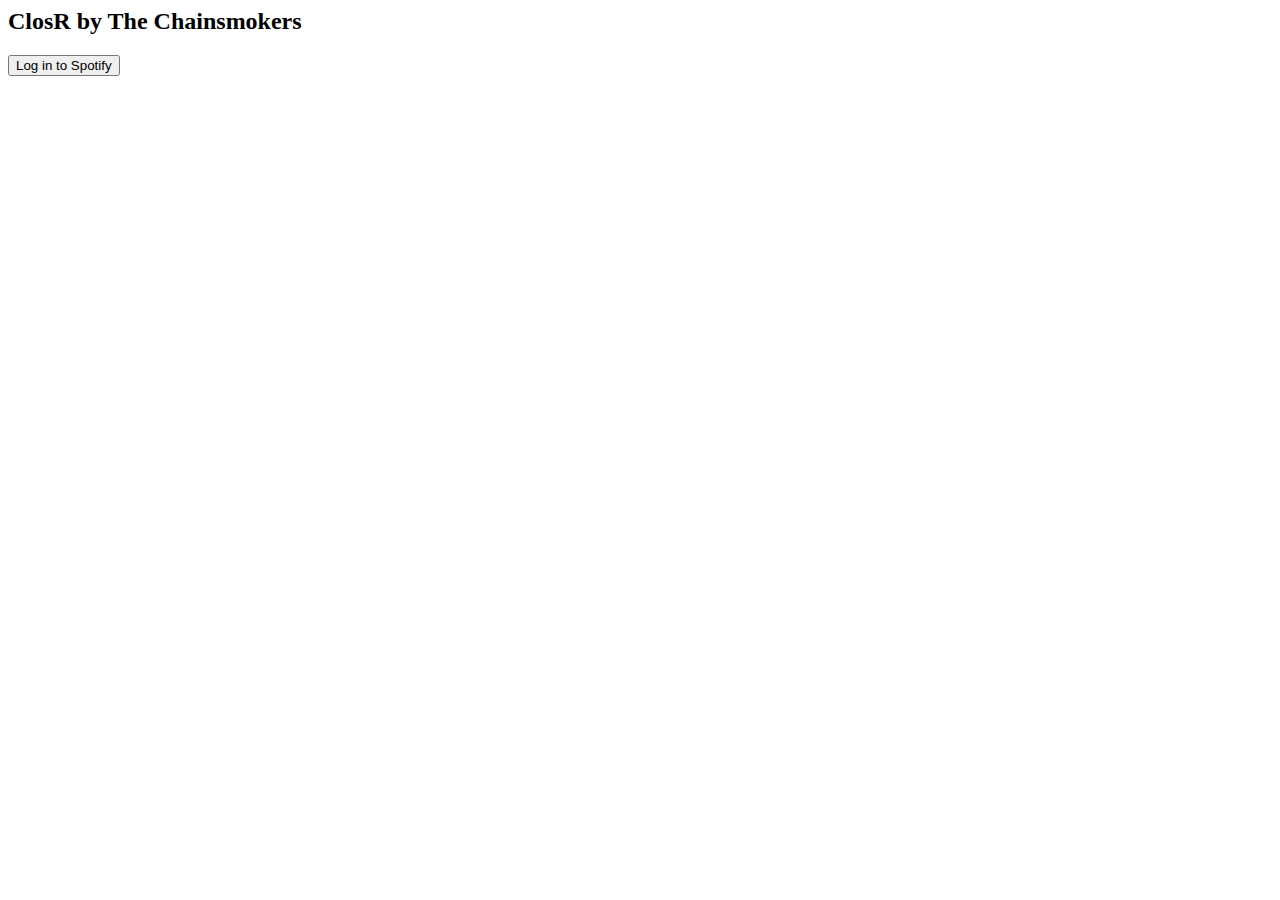
<file: authed.html>
<html>
<head></head>
<body>
    <h2>ClosR by The Chainsmokers</h2>
    <div id="put_stuff_here"></div>
    <div id="delet_this">
        <script>
            var redirect = function(){
                window.location.href = "https://accounts.spotify.com/authorize?client_id=bcf15b8ff0324d63af67f014631da5ef&response_type=code&state=420&redirect_uri=http%3A//localhost%3A8000/authed.html&scope=user-top-read&show_dialog=true";
            };
        </script>
        <button onclick=redirect()>Log in to Spotify</button>
    </div>
    <script>
        query = getQueryParams(document.location.search);
        if(query.code){
            var del = document.getElementById('delet_this');
            del.parentNode.removeChild(del);
            document.getElementById('put_stuff_here').innerHTML = '<b>Loading</b>';

        }
    </script>
</body>
</html>
</file>
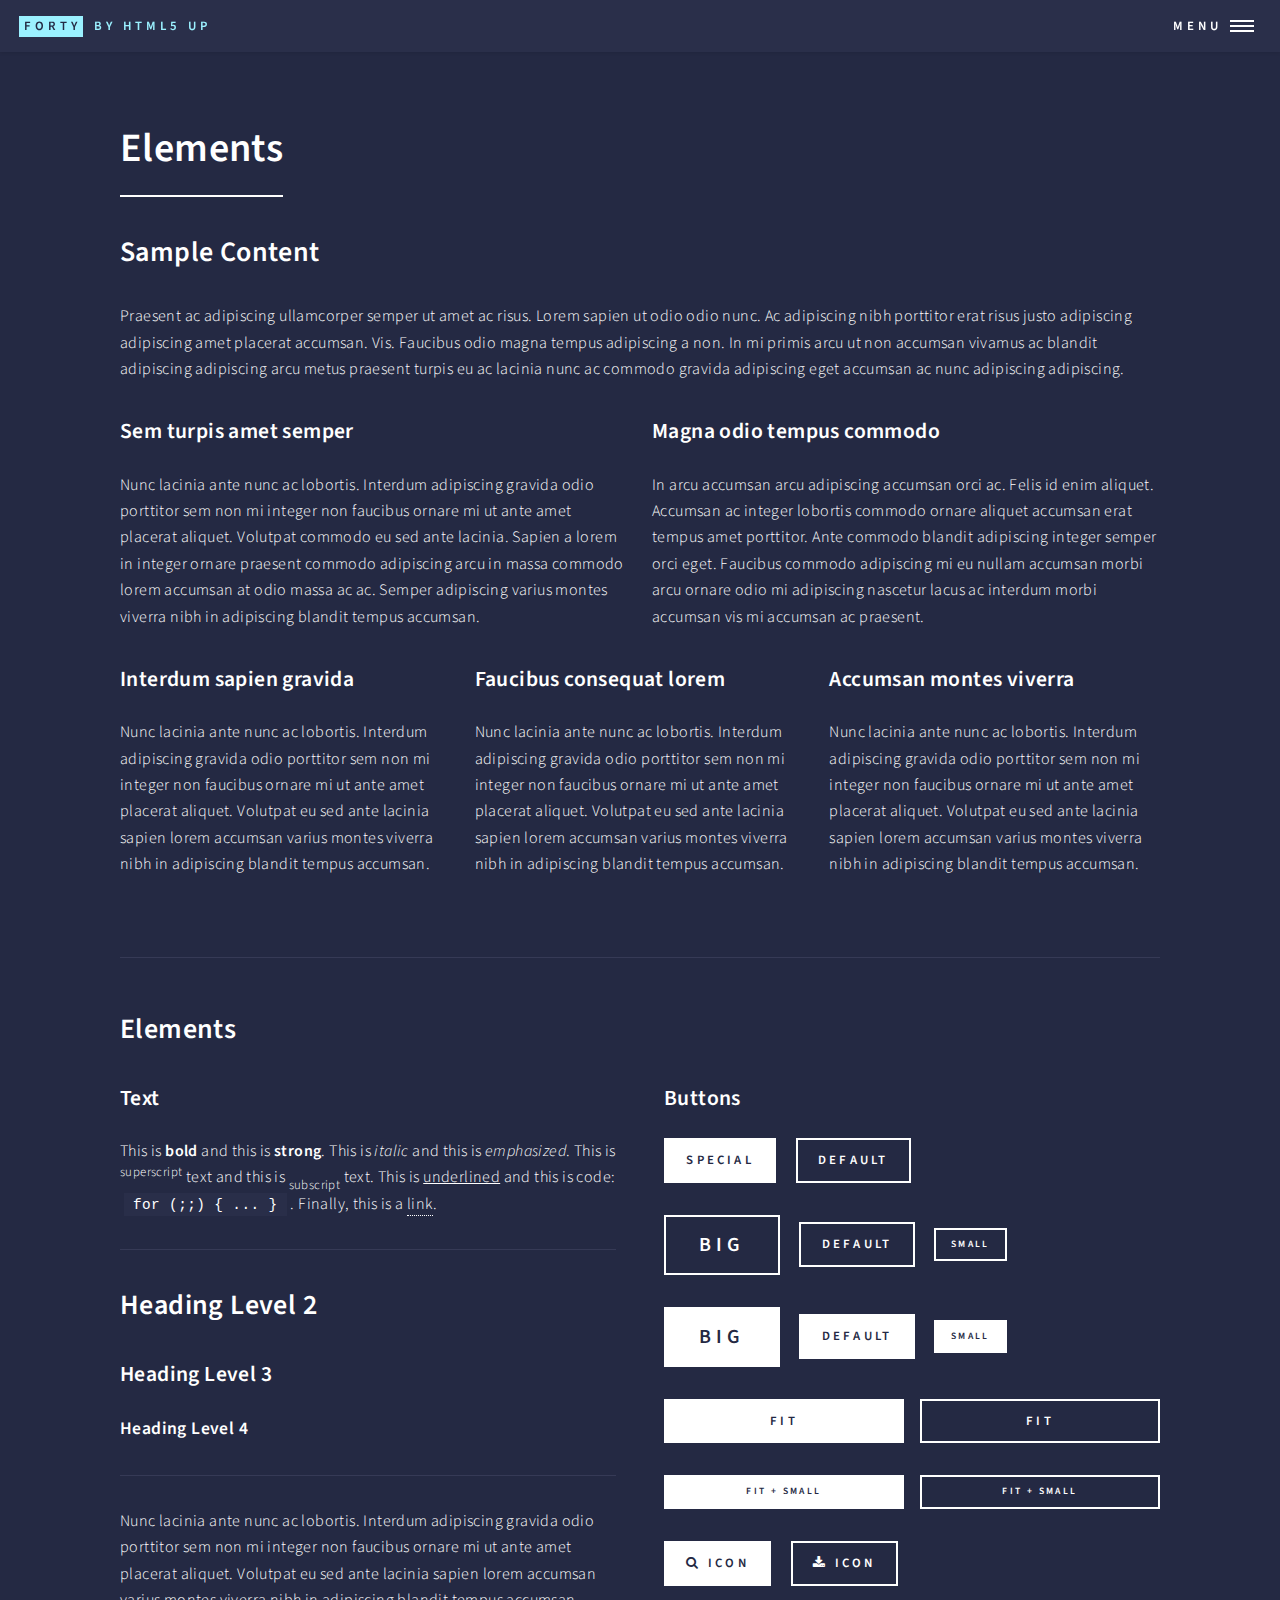
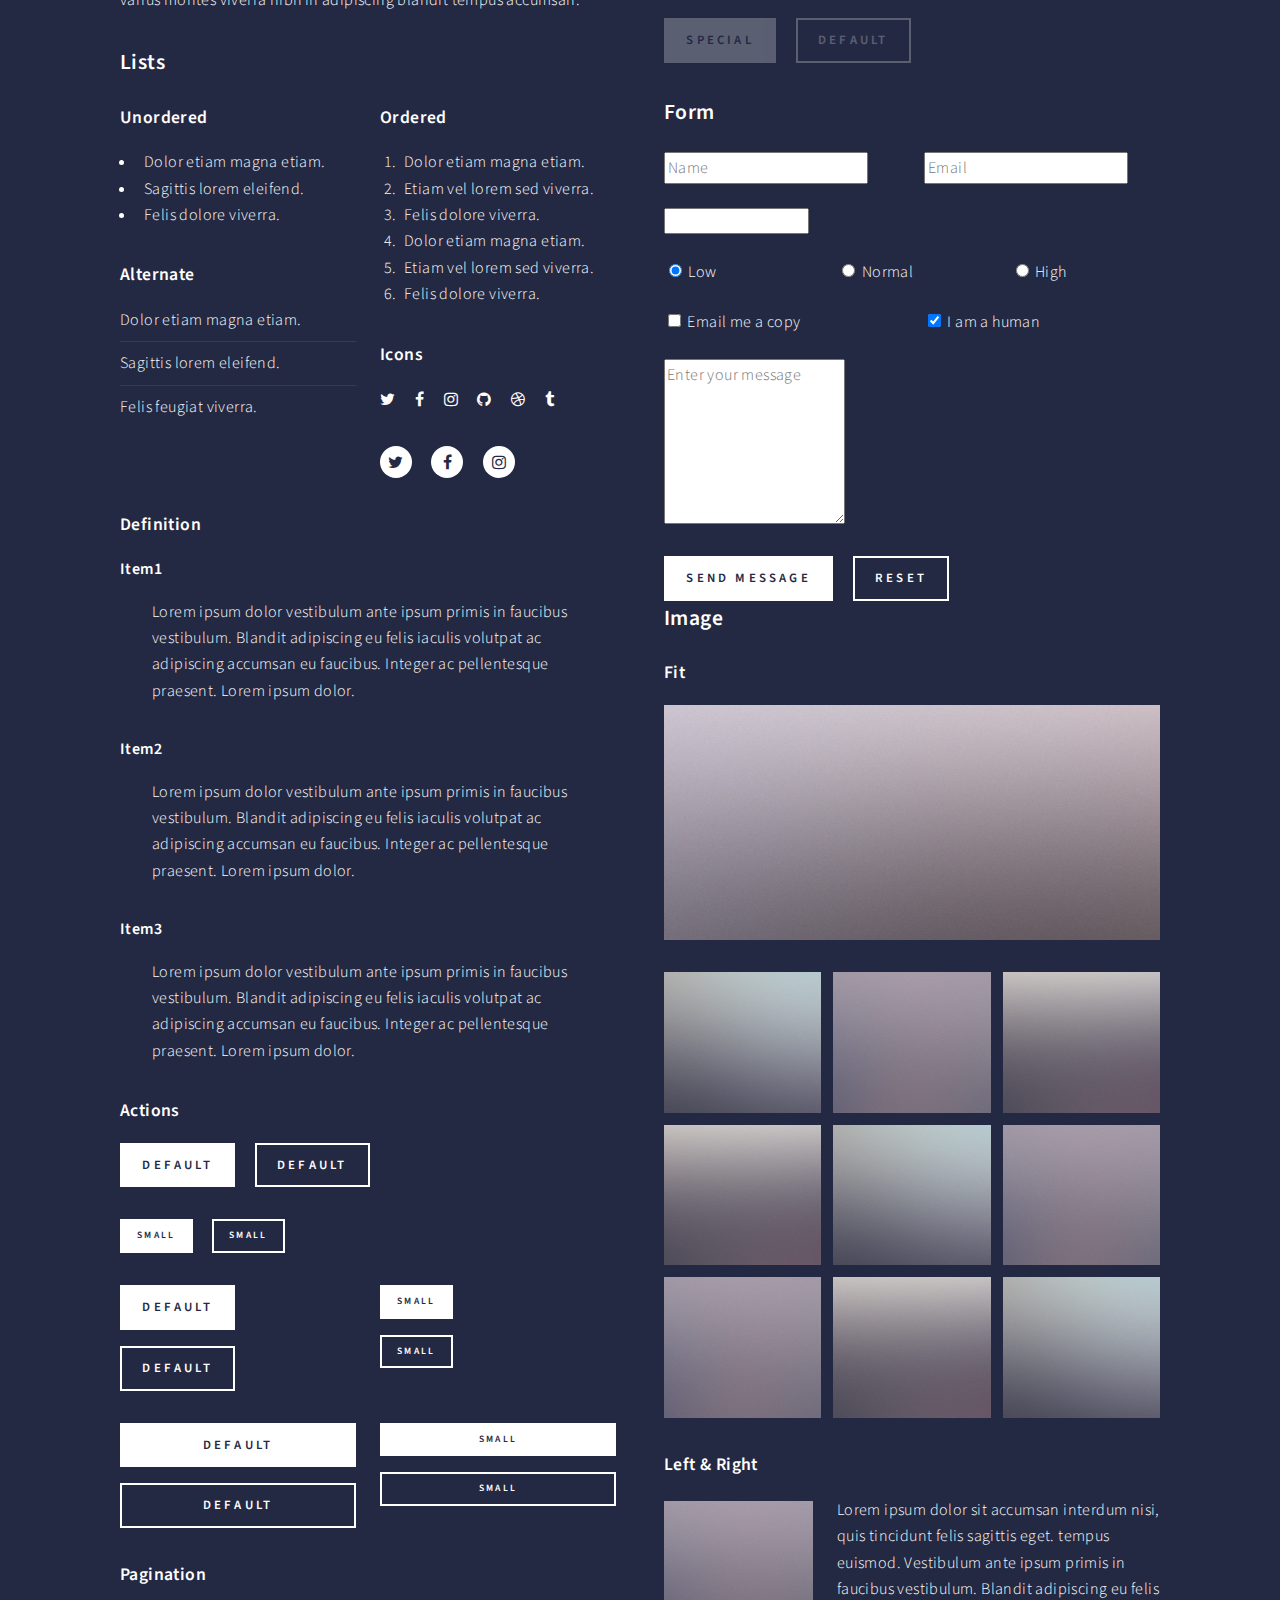
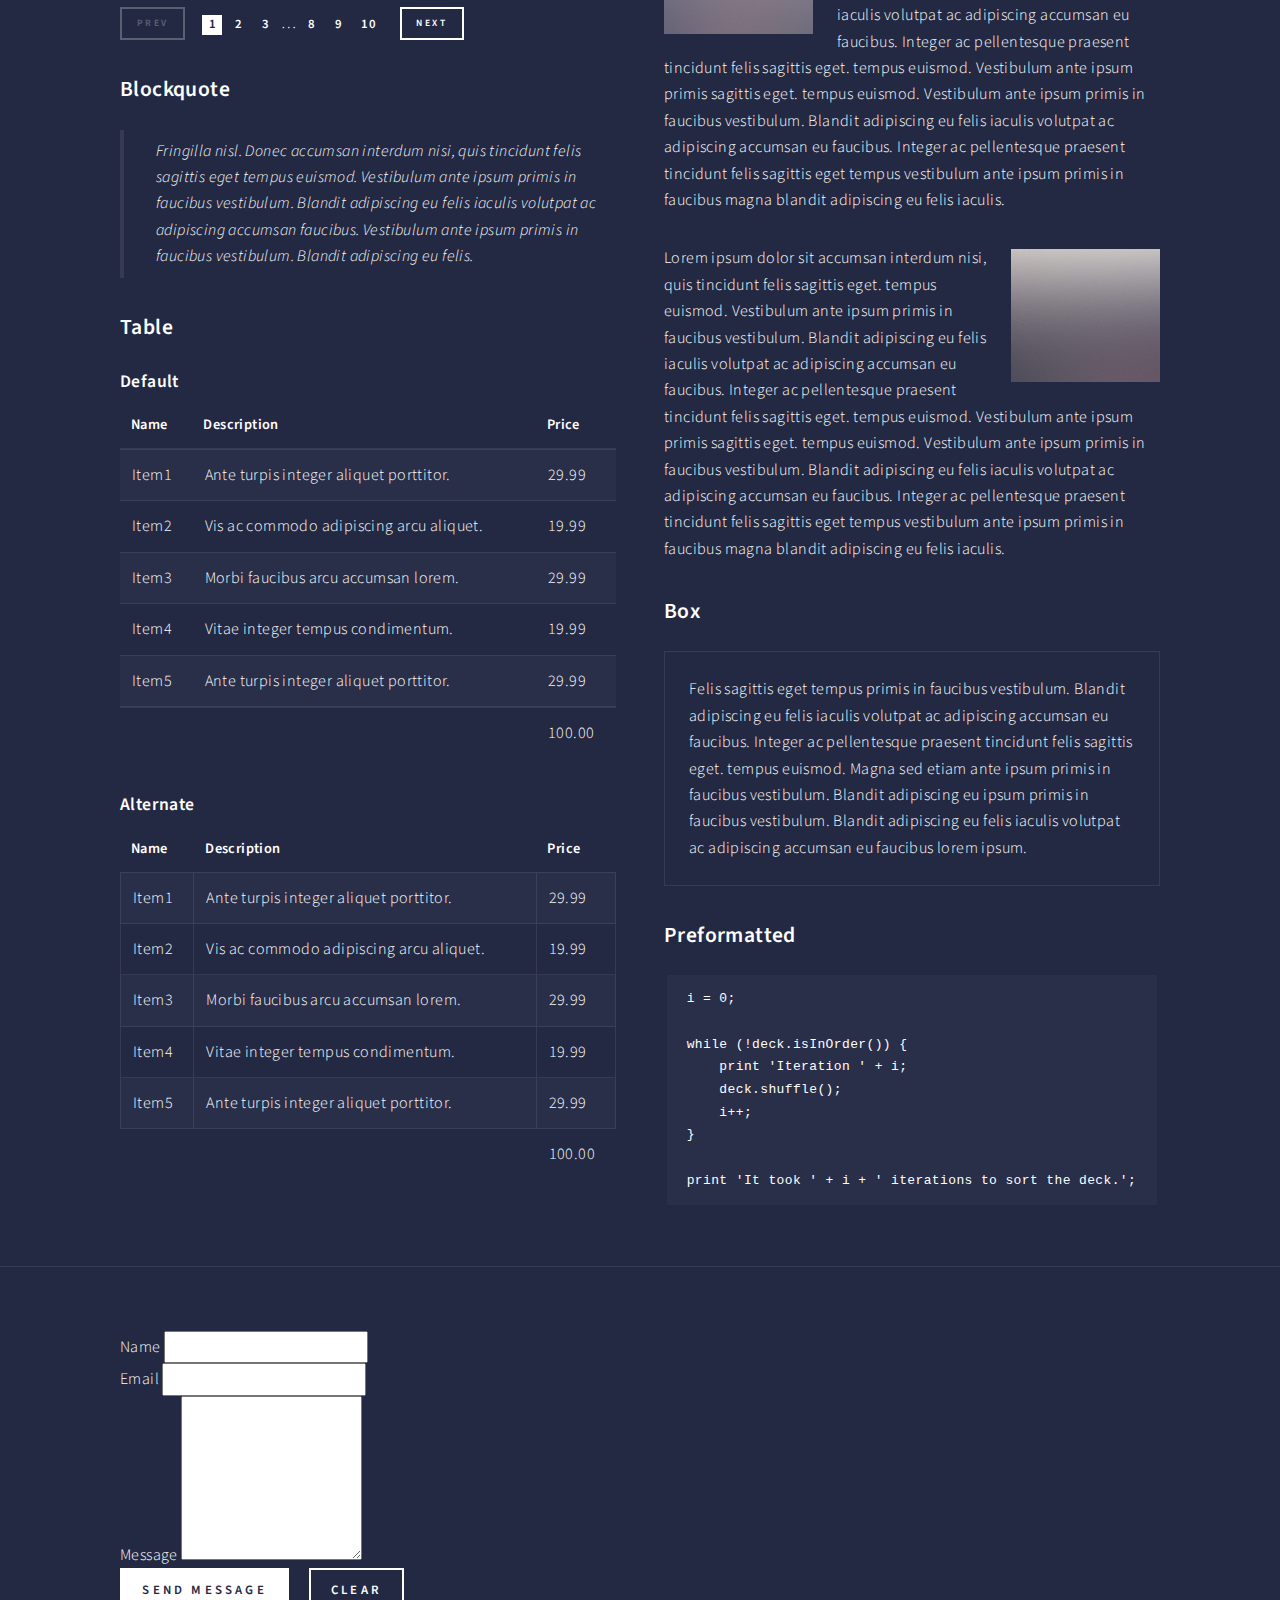
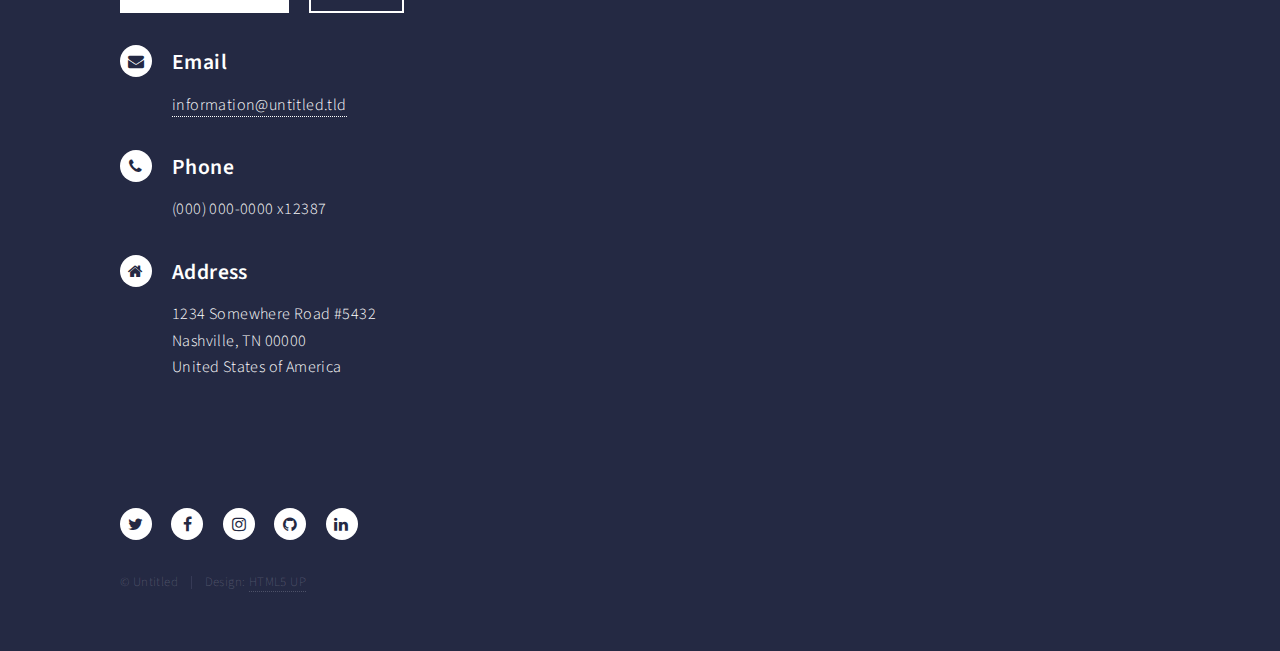
<file: elements.html>
<!DOCTYPE HTML>
<!--
	Forty by HTML5 UP
	html5up.net | @ajlkn
	Free for personal and commercial use under the CCA 3.0 license (html5up.net/license)
-->
<html>
	<head>
		<title>Elements - Forty by HTML5 UP</title>
		<meta charset="utf-8" />
		<meta name="viewport" content="width=device-width, initial-scale=1, user-scalable=no" />
		<!--[if lte IE 8]><script src="assets/js/ie/html5shiv.js"></script><![endif]-->
		<link rel="stylesheet" href="assets/css/main.css" />
		<!--[if lte IE 9]><link rel="stylesheet" href="assets/css/ie9.css" /><![endif]-->
		<!--[if lte IE 8]><link rel="stylesheet" href="assets/css/ie8.css" /><![endif]-->
	</head>
	<body>

		<!-- Wrapper -->
			<div id="wrapper">

				<!-- Header -->
					<header id="header">
						<a href="index.html" class="logo"><strong>Forty</strong> <span>by HTML5 UP</span></a>
						<nav>
							<a href="#menu">Menu</a>
						</nav>
					</header>

				<!-- Menu -->
					<nav id="menu">
						<ul class="links">
							<li><a href="index.html">Home</a></li>
							<li><a href="landing.html">Landing</a></li>
							<li><a href="generic.html">Generic</a></li>
							<li><a href="elements.html">Elements</a></li>
						</ul>
						<ul class="actions vertical">
							<li><a href="#" class="button special fit">Get Started</a></li>
							<li><a href="#" class="button fit">Log In</a></li>
						</ul>
					</nav>

				<!-- Main -->
					<div id="main" class="alt">

						<!-- One -->
							<section id="one">
								<div class="inner">
									<header class="major">
										<h1>Elements</h1>
									</header>

									<!-- Content -->
										<h2 id="content">Sample Content</h2>
										<p>Praesent ac adipiscing ullamcorper semper ut amet ac risus. Lorem sapien ut odio odio nunc. Ac adipiscing nibh porttitor erat risus justo adipiscing adipiscing amet placerat accumsan. Vis. Faucibus odio magna tempus adipiscing a non. In mi primis arcu ut non accumsan vivamus ac blandit adipiscing adipiscing arcu metus praesent turpis eu ac lacinia nunc ac commodo gravida adipiscing eget accumsan ac nunc adipiscing adipiscing.</p>
										<div class="row">
											<div class="6u 12u$(small)">
												<h3>Sem turpis amet semper</h3>
												<p>Nunc lacinia ante nunc ac lobortis. Interdum adipiscing gravida odio porttitor sem non mi integer non faucibus ornare mi ut ante amet placerat aliquet. Volutpat commodo eu sed ante lacinia. Sapien a lorem in integer ornare praesent commodo adipiscing arcu in massa commodo lorem accumsan at odio massa ac ac. Semper adipiscing varius montes viverra nibh in adipiscing blandit tempus accumsan.</p>
											</div>
											<div class="6u$ 12u$(small)">
												<h3>Magna odio tempus commodo</h3>
												<p>In arcu accumsan arcu adipiscing accumsan orci ac. Felis id enim aliquet. Accumsan ac integer lobortis commodo ornare aliquet accumsan erat tempus amet porttitor. Ante commodo blandit adipiscing integer semper orci eget. Faucibus commodo adipiscing mi eu nullam accumsan morbi arcu ornare odio mi adipiscing nascetur lacus ac interdum morbi accumsan vis mi accumsan ac praesent.</p>
											</div>
											<!-- Break -->
											<div class="4u 12u$(medium)">
												<h3>Interdum sapien gravida</h3>
												<p>Nunc lacinia ante nunc ac lobortis. Interdum adipiscing gravida odio porttitor sem non mi integer non faucibus ornare mi ut ante amet placerat aliquet. Volutpat eu sed ante lacinia sapien lorem accumsan varius montes viverra nibh in adipiscing blandit tempus accumsan.</p>
											</div>
											<div class="4u 12u$(medium)">
												<h3>Faucibus consequat lorem</h3>
												<p>Nunc lacinia ante nunc ac lobortis. Interdum adipiscing gravida odio porttitor sem non mi integer non faucibus ornare mi ut ante amet placerat aliquet. Volutpat eu sed ante lacinia sapien lorem accumsan varius montes viverra nibh in adipiscing blandit tempus accumsan.</p>
											</div>
											<div class="4u$ 12u$(medium)">
												<h3>Accumsan montes viverra</h3>
												<p>Nunc lacinia ante nunc ac lobortis. Interdum adipiscing gravida odio porttitor sem non mi integer non faucibus ornare mi ut ante amet placerat aliquet. Volutpat eu sed ante lacinia sapien lorem accumsan varius montes viverra nibh in adipiscing blandit tempus accumsan.</p>
											</div>
										</div>

									<hr class="major" />

									<!-- Elements -->
										<h2 id="elements">Elements</h2>
										<div class="row 200%">
											<div class="6u 12u$(medium)">

												<!-- Text stuff -->
													<h3>Text</h3>
													<p>This is <b>bold</b> and this is <strong>strong</strong>. This is <i>italic</i> and this is <em>emphasized</em>.
													This is <sup>superscript</sup> text and this is <sub>subscript</sub> text.
													This is <u>underlined</u> and this is code: <code>for (;;) { ... }</code>.
													Finally, this is a <a href="#">link</a>.</p>
													<hr />
													<h2>Heading Level 2</h2>
													<h3>Heading Level 3</h3>
													<h4>Heading Level 4</h4>
													<hr />
													<p>Nunc lacinia ante nunc ac lobortis. Interdum adipiscing gravida odio porttitor sem non mi integer non faucibus ornare mi ut ante amet placerat aliquet. Volutpat eu sed ante lacinia sapien lorem accumsan varius montes viverra nibh in adipiscing blandit tempus accumsan.</p>

												<!-- Lists -->
													<h3>Lists</h3>
													<div class="row">
														<div class="6u 12u$(small)">

															<h4>Unordered</h4>
															<ul>
																<li>Dolor etiam magna etiam.</li>
																<li>Sagittis lorem eleifend.</li>
																<li>Felis dolore viverra.</li>
															</ul>

															<h4>Alternate</h4>
															<ul class="alt">
																<li>Dolor etiam magna etiam.</li>
																<li>Sagittis lorem eleifend.</li>
																<li>Felis feugiat viverra.</li>
															</ul>

														</div>
														<div class="6u$ 12u$(small)">

															<h4>Ordered</h4>
															<ol>
																<li>Dolor etiam magna etiam.</li>
																<li>Etiam vel lorem sed viverra.</li>
																<li>Felis dolore viverra.</li>
																<li>Dolor etiam magna etiam.</li>
																<li>Etiam vel lorem sed viverra.</li>
																<li>Felis dolore viverra.</li>
															</ol>

															<h4>Icons</h4>
															<ul class="icons">
																<li><a href="#" class="icon fa-twitter"><span class="label">Twitter</span></a></li>
																<li><a href="#" class="icon fa-facebook"><span class="label">Facebook</span></a></li>
																<li><a href="#" class="icon fa-instagram"><span class="label">Instagram</span></a></li>
																<li><a href="#" class="icon fa-github"><span class="label">Github</span></a></li>
																<li><a href="#" class="icon fa-dribbble"><span class="label">Dribbble</span></a></li>
																<li><a href="#" class="icon fa-tumblr"><span class="label">Tumblr</span></a></li>
															</ul>
															<ul class="icons">
																<li><a href="#" class="icon alt fa-twitter"><span class="label">Twitter</span></a></li>
																<li><a href="#" class="icon alt fa-facebook"><span class="label">Facebook</span></a></li>
																<li><a href="#" class="icon alt fa-instagram"><span class="label">Instagram</span></a></li>
															</ul>

														</div>
													</div>
													<h4>Definition</h4>
													<dl>
														<dt>Item1</dt>
														<dd>
															<p>Lorem ipsum dolor vestibulum ante ipsum primis in faucibus vestibulum. Blandit adipiscing eu felis iaculis volutpat ac adipiscing accumsan eu faucibus. Integer ac pellentesque praesent. Lorem ipsum dolor.</p>
														</dd>
														<dt>Item2</dt>
														<dd>
															<p>Lorem ipsum dolor vestibulum ante ipsum primis in faucibus vestibulum. Blandit adipiscing eu felis iaculis volutpat ac adipiscing accumsan eu faucibus. Integer ac pellentesque praesent. Lorem ipsum dolor.</p>
														</dd>
														<dt>Item3</dt>
														<dd>
															<p>Lorem ipsum dolor vestibulum ante ipsum primis in faucibus vestibulum. Blandit adipiscing eu felis iaculis volutpat ac adipiscing accumsan eu faucibus. Integer ac pellentesque praesent. Lorem ipsum dolor.</p>
														</dd>
													</dl>

													<h4>Actions</h4>
													<ul class="actions">
														<li><a href="#" class="button special">Default</a></li>
														<li><a href="#" class="button">Default</a></li>
													</ul>
													<ul class="actions small">
														<li><a href="#" class="button special small">Small</a></li>
														<li><a href="#" class="button small">Small</a></li>
													</ul>
													<div class="row">
														<div class="6u 12u$(small)">
															<ul class="actions vertical">
																<li><a href="#" class="button special">Default</a></li>
																<li><a href="#" class="button">Default</a></li>
															</ul>
														</div>
														<div class="6u$ 12u$(small)">
															<ul class="actions vertical small">
																<li><a href="#" class="button special small">Small</a></li>
																<li><a href="#" class="button small">Small</a></li>
															</ul>
														</div>
														<div class="6u 12u$(small)">
															<ul class="actions vertical">
																<li><a href="#" class="button special fit">Default</a></li>
																<li><a href="#" class="button fit">Default</a></li>
															</ul>
														</div>
														<div class="6u$ 12u$(small)">
															<ul class="actions vertical small">
																<li><a href="#" class="button special small fit">Small</a></li>
																<li><a href="#" class="button small fit">Small</a></li>
															</ul>
														</div>
													</div>

													<h4>Pagination</h4>
													<ul class="pagination">
														<li><span class="button small disabled">Prev</span></li>
														<li><a href="#" class="page active">1</a></li>
														<li><a href="#" class="page">2</a></li>
														<li><a href="#" class="page">3</a></li>
														<li><span>&hellip;</span></li>
														<li><a href="#" class="page">8</a></li>
														<li><a href="#" class="page">9</a></li>
														<li><a href="#" class="page">10</a></li>
														<li><a href="#" class="button small">Next</a></li>
													</ul>

												<!-- Blockquote -->
													<h3>Blockquote</h3>
													<blockquote>Fringilla nisl. Donec accumsan interdum nisi, quis tincidunt felis sagittis eget tempus euismod. Vestibulum ante ipsum primis in faucibus vestibulum. Blandit adipiscing eu felis iaculis volutpat ac adipiscing accumsan faucibus. Vestibulum ante ipsum primis in faucibus vestibulum. Blandit adipiscing eu felis.</blockquote>

												<!-- Table -->
													<h3>Table</h3>

													<h4>Default</h4>
													<div class="table-wrapper">
														<table>
															<thead>
																<tr>
																	<th>Name</th>
																	<th>Description</th>
																	<th>Price</th>
																</tr>
															</thead>
															<tbody>
																<tr>
																	<td>Item1</td>
																	<td>Ante turpis integer aliquet porttitor.</td>
																	<td>29.99</td>
																</tr>
																<tr>
																	<td>Item2</td>
																	<td>Vis ac commodo adipiscing arcu aliquet.</td>
																	<td>19.99</td>
																</tr>
																<tr>
																	<td>Item3</td>
																	<td> Morbi faucibus arcu accumsan lorem.</td>
																	<td>29.99</td>
																</tr>
																<tr>
																	<td>Item4</td>
																	<td>Vitae integer tempus condimentum.</td>
																	<td>19.99</td>
																</tr>
																<tr>
																	<td>Item5</td>
																	<td>Ante turpis integer aliquet porttitor.</td>
																	<td>29.99</td>
																</tr>
															</tbody>
															<tfoot>
																<tr>
																	<td colspan="2"></td>
																	<td>100.00</td>
																</tr>
															</tfoot>
														</table>
													</div>

													<h4>Alternate</h4>
													<div class="table-wrapper">
														<table class="alt">
															<thead>
																<tr>
																	<th>Name</th>
																	<th>Description</th>
																	<th>Price</th>
																</tr>
															</thead>
															<tbody>
																<tr>
																	<td>Item1</td>
																	<td>Ante turpis integer aliquet porttitor.</td>
																	<td>29.99</td>
																</tr>
																<tr>
																	<td>Item2</td>
																	<td>Vis ac commodo adipiscing arcu aliquet.</td>
																	<td>19.99</td>
																</tr>
																<tr>
																	<td>Item3</td>
																	<td> Morbi faucibus arcu accumsan lorem.</td>
																	<td>29.99</td>
																</tr>
																<tr>
																	<td>Item4</td>
																	<td>Vitae integer tempus condimentum.</td>
																	<td>19.99</td>
																</tr>
																<tr>
																	<td>Item5</td>
																	<td>Ante turpis integer aliquet porttitor.</td>
																	<td>29.99</td>
																</tr>
															</tbody>
															<tfoot>
																<tr>
																	<td colspan="2"></td>
																	<td>100.00</td>
																</tr>
															</tfoot>
														</table>
													</div>

											</div>
											<div class="6u$ 12u$(medium)">

												<!-- Buttons -->
													<h3>Buttons</h3>
													<ul class="actions">
														<li><a href="#" class="button special">Special</a></li>
														<li><a href="#" class="button">Default</a></li>
													</ul>
													<ul class="actions">
														<li><a href="#" class="button big">Big</a></li>
														<li><a href="#" class="button">Default</a></li>
														<li><a href="#" class="button small">Small</a></li>
													</ul>
													<ul class="actions">
														<li><a href="#" class="button special big">Big</a></li>
														<li><a href="#" class="button special">Default</a></li>
														<li><a href="#" class="button special small">Small</a></li>
													</ul>
													<ul class="actions fit">
														<li><a href="#" class="button special fit">Fit</a></li>
														<li><a href="#" class="button fit">Fit</a></li>
													</ul>
													<ul class="actions fit small">
														<li><a href="#" class="button special fit small">Fit + Small</a></li>
														<li><a href="#" class="button fit small">Fit + Small</a></li>
													</ul>
													<ul class="actions">
														<li><a href="#" class="button special icon fa-search">Icon</a></li>
														<li><a href="#" class="button icon fa-download">Icon</a></li>
													</ul>
													<ul class="actions">
														<li><span class="button special disabled">Special</span></li>
														<li><span class="button disabled">Default</span></li>
													</ul>

												<!-- Form -->
													<h3>Form</h3>

													<form method="post" action="#">
														<div class="row uniform">
															<div class="6u 12u$(xsmall)">
																<input type="text" name="demo-name" id="demo-name" value="" placeholder="Name" />
															</div>
															<div class="6u$ 12u$(xsmall)">
																<input type="email" name="demo-email" id="demo-email" value="" placeholder="Email" />
															</div>
															<!-- Break -->
															<div class="12u$">
																<div class="select-wrapper">
																	<select name="demo-category" id="demo-category">
																		<option value="">- Category -</option>
																		<option value="1">Manufacturing</option>
																		<option value="1">Shipping</option>
																		<option value="1">Administration</option>
																		<option value="1">Human Resources</option>
																	</select>
																</div>
															</div>
															<!-- Break -->
															<div class="4u 12u$(small)">
																<input type="radio" id="demo-priority-low" name="demo-priority" checked>
																<label for="demo-priority-low">Low</label>
															</div>
															<div class="4u 12u$(small)">
																<input type="radio" id="demo-priority-normal" name="demo-priority">
																<label for="demo-priority-normal">Normal</label>
															</div>
															<div class="4u$ 12u$(small)">
																<input type="radio" id="demo-priority-high" name="demo-priority">
																<label for="demo-priority-high">High</label>
															</div>
															<!-- Break -->
															<div class="6u 12u$(small)">
																<input type="checkbox" id="demo-copy" name="demo-copy">
																<label for="demo-copy">Email me a copy</label>
															</div>
															<div class="6u$ 12u$(small)">
																<input type="checkbox" id="demo-human" name="demo-human" checked>
																<label for="demo-human">I am a human</label>
															</div>
															<!-- Break -->
															<div class="12u$">
																<textarea name="demo-message" id="demo-message" placeholder="Enter your message" rows="6"></textarea>
															</div>
															<!-- Break -->
															<div class="12u$">
																<ul class="actions">
																	<li><input type="submit" value="Send Message" class="special" /></li>
																	<li><input type="reset" value="Reset" /></li>
																</ul>
															</div>
														</div>
													</form>

												<!-- Image -->
													<h3>Image</h3>

													<h4>Fit</h4>
													<span class="image fit"><img src="images/pic03.jpg" alt="" /></span>
													<div class="box alt">
														<div class="row 50% uniform">
															<div class="4u"><span class="image fit"><img src="images/pic08.jpg" alt="" /></span></div>
															<div class="4u"><span class="image fit"><img src="images/pic09.jpg" alt="" /></span></div>
															<div class="4u$"><span class="image fit"><img src="images/pic10.jpg" alt="" /></span></div>
															<!-- Break -->
															<div class="4u"><span class="image fit"><img src="images/pic10.jpg" alt="" /></span></div>
															<div class="4u"><span class="image fit"><img src="images/pic08.jpg" alt="" /></span></div>
															<div class="4u$"><span class="image fit"><img src="images/pic09.jpg" alt="" /></span></div>
															<!-- Break -->
															<div class="4u"><span class="image fit"><img src="images/pic09.jpg" alt="" /></span></div>
															<div class="4u"><span class="image fit"><img src="images/pic10.jpg" alt="" /></span></div>
															<div class="4u$"><span class="image fit"><img src="images/pic08.jpg" alt="" /></span></div>
														</div>
													</div>

													<h4>Left &amp; Right</h4>
													<p><span class="image left"><img src="images/pic09.jpg" alt="" /></span>Lorem ipsum dolor sit accumsan interdum nisi, quis tincidunt felis sagittis eget. tempus euismod. Vestibulum ante ipsum primis in faucibus vestibulum. Blandit adipiscing eu felis iaculis volutpat ac adipiscing accumsan eu faucibus. Integer ac pellentesque praesent tincidunt felis sagittis eget. tempus euismod. Vestibulum ante ipsum primis sagittis eget. tempus euismod. Vestibulum ante ipsum primis in faucibus vestibulum. Blandit adipiscing eu felis iaculis volutpat ac adipiscing accumsan eu faucibus. Integer ac pellentesque praesent tincidunt felis sagittis eget tempus vestibulum ante ipsum primis in faucibus magna blandit adipiscing eu felis iaculis.</p>
													<p><span class="image right"><img src="images/pic10.jpg" alt="" /></span>Lorem ipsum dolor sit accumsan interdum nisi, quis tincidunt felis sagittis eget. tempus euismod. Vestibulum ante ipsum primis in faucibus vestibulum. Blandit adipiscing eu felis iaculis volutpat ac adipiscing accumsan eu faucibus. Integer ac pellentesque praesent tincidunt felis sagittis eget. tempus euismod. Vestibulum ante ipsum primis sagittis eget. tempus euismod. Vestibulum ante ipsum primis in faucibus vestibulum. Blandit adipiscing eu felis iaculis volutpat ac adipiscing accumsan eu faucibus. Integer ac pellentesque praesent tincidunt felis sagittis eget tempus vestibulum ante ipsum primis in faucibus magna blandit adipiscing eu felis iaculis.</p>

												<!-- Box -->
													<h3>Box</h3>
													<div class="box">
														<p>Felis sagittis eget tempus primis in faucibus vestibulum. Blandit adipiscing eu felis iaculis volutpat ac adipiscing accumsan eu faucibus. Integer ac pellentesque praesent tincidunt felis sagittis eget. tempus euismod. Magna sed etiam ante ipsum primis in faucibus vestibulum. Blandit adipiscing eu ipsum primis in faucibus vestibulum. Blandit adipiscing eu felis iaculis volutpat ac adipiscing accumsan eu faucibus lorem ipsum.</p>
													</div>

												<!-- Preformatted Code -->
													<h3>Preformatted</h3>
													<pre><code>i = 0;

while (!deck.isInOrder()) {
    print 'Iteration ' + i;
    deck.shuffle();
    i++;
}

print 'It took ' + i + ' iterations to sort the deck.';
</code></pre>

											</div>
										</div>

								</div>
							</section>

					</div>

				<!-- Contact -->
					<section id="contact">
						<div class="inner">
							<section>
								<form method="post" action="#">
									<div class="field half first">
										<label for="name">Name</label>
										<input type="text" name="name" id="name" />
									</div>
									<div class="field half">
										<label for="email">Email</label>
										<input type="text" name="email" id="email" />
									</div>
									<div class="field">
										<label for="message">Message</label>
										<textarea name="message" id="message" rows="6"></textarea>
									</div>
									<ul class="actions">
										<li><input type="submit" value="Send Message" class="special" /></li>
										<li><input type="reset" value="Clear" /></li>
									</ul>
								</form>
							</section>
							<section class="split">
								<section>
									<div class="contact-method">
										<span class="icon alt fa-envelope"></span>
										<h3>Email</h3>
										<a href="#">information@untitled.tld</a>
									</div>
								</section>
								<section>
									<div class="contact-method">
										<span class="icon alt fa-phone"></span>
										<h3>Phone</h3>
										<span>(000) 000-0000 x12387</span>
									</div>
								</section>
								<section>
									<div class="contact-method">
										<span class="icon alt fa-home"></span>
										<h3>Address</h3>
										<span>1234 Somewhere Road #5432<br />
										Nashville, TN 00000<br />
										United States of America</span>
									</div>
								</section>
							</section>
						</div>
					</section>

				<!-- Footer -->
					<footer id="footer">
						<div class="inner">
							<ul class="icons">
								<li><a href="#" class="icon alt fa-twitter"><span class="label">Twitter</span></a></li>
								<li><a href="#" class="icon alt fa-facebook"><span class="label">Facebook</span></a></li>
								<li><a href="#" class="icon alt fa-instagram"><span class="label">Instagram</span></a></li>
								<li><a href="#" class="icon alt fa-github"><span class="label">GitHub</span></a></li>
								<li><a href="#" class="icon alt fa-linkedin"><span class="label">LinkedIn</span></a></li>
							</ul>
							<ul class="copyright">
								<li>&copy; Untitled</li><li>Design: <a href="https://html5up.net">HTML5 UP</a></li>
							</ul>
						</div>
					</footer>

			</div>

		<!-- Scripts -->
			<script src="assets/js/jquery.min.js"></script>
			<script src="assets/js/jquery.scrolly.min.js"></script>
			<script src="assets/js/jquery.scrollex.min.js"></script>
			<script src="assets/js/skel.min.js"></script>
			<script src="assets/js/util.js"></script>
			<!--[if lte IE 8]><script src="assets/js/ie/respond.min.js"></script><![endif]-->
			<script src="assets/js/main.js"></script>

	</body>
</html>
</file>
<file: assets/css/ie9.css>
/*
	Forty by HTML5 UP
	html5up.net | @ajlkn
	Free for personal and commercial use under the CCA 3.0 license (html5up.net/license)
*/

/* Spotlights */

	.spotlights > section:after {
		content: '';
		display: block;
		clear: both;
	}

	.spotlights > section > .image {
		float: left;
	}

	.spotlights > section > .content {
		float: left;
	}

/* Tiles */

	.tiles:after {
		content: '';
		display: block;
		clear: both;
	}

	.tiles article {
		padding: 8em 4em 6em 4em ;
		float: left;
		height: auto;
		max-height: none;
		min-height: 0;
	}

/* Header */

	#header .logo {
		position: absolute;
		top: 0;
		left: 0;
	}

	#header nav {
		position: absolute;
		top: 0;
		right: 0;
	}

/* Banner */

	#banner {
		padding: 7em 0 4em 0 ;
		background-attachment: scroll;
		height: auto;
		max-height: none;
		min-height: 0;
	}

		#banner > .inner .content {
			display: block;
		}

			#banner > .inner .content > * {
				margin-left: 0;
				margin: 0 0 2em 0;
			}

		#banner.major {
			height: auto;
			max-height: none;
			min-height: 0;
		}

/* Contact */

	#contact:after {
		content: '';
		display: block;
		clear: both;
	}

	#contact > .inner > * {
		float: left;
	}

/* Menu */

	#menu .inner {
		margin: 0 auto;
	}
</file>
<file: assets/css/ie8.css>
/*
	Forty by HTML5 UP
	html5up.net | @ajlkn
	Free for personal and commercial use under the CCA 3.0 license (html5up.net/license)
*/

/* Button */

	.button {
		border: solid 2px !important;
	}

		.button.next {
			padding-right: 1.75em;
		}

			.button.next:before, .button.next:after {
				display: none;
			}

/* Tiles */

	.tiles article {
		width: 50%;
		-ms-behavior: url("assets/js/ie/backgroundsize.min.htc");
		background-size: cover;
	}

/* Banner */

	#banner {
		-ms-behavior: url("assets/js/ie/backgroundsize.min.htc");
	}

		#banner:after {
			display: none;
		}

/* Menu */

	#menu {
		background: #242943;
	}
</file>
<file: assets/css/main.css>
@import url(font-awesome.min.css);
@import url("https://fonts.googleapis.com/css?family=Source+Sans+Pro:300,300italic,600,600italic");

/*
    Forty by HTML5 UP
    html5up.net | @ajlkn
    Free for personal and commercial use under the CCA 3.0 license (html5up.net/license)
*/

/* Width Resetting */

#happy {
    width: 50%;
}

#sad {
    width: 50%;
}

#fast {
    width: 50%;
}

#slow {
    width: 50%;
}

h3{
    width: 100%;
}

.trackDisplay{
    display: inline-flex;
    overflow: scroll;
    width: 100% !important;
    max-width: 100% !important;
    overflow-y: hidden;
    padding-top: 0px !important;
    position: relative;
    z-index: 420;
}

/*.trackDisplay::-webkit-scrollbar {
    width: 1em;
}

.trackDisplay::-webkit-scrollbar-track {
    -webkit-box-shadow: inset 0 0 6px rgba(0,0,0,0.1);
}

.trackDisplay::-webkit-scrollbar-thumb {
  background-color: darkgrey;
  outline: 1px solid slategrey;
}*/

/* Reset */

    html, body, div, span, applet, object, iframe, h1, h2, h3, h4, h5, h6, p, blockquote, pre, a, abbr, acronym, address, big, cite, code, del, dfn, em, img, ins, kbd, q, s, samp, small, strike, strong, sub, sup, tt, var, b, u, i, center, dl, dt, dd, ol, ul, li, fieldset, form, label, legend, table, caption, tbody, tfoot, thead, tr, th, td, article, aside, canvas, details, embed, figure, figcaption, footer, header, hgroup, menu, nav, output, ruby, section, summary, time, mark, audio, video {
        margin: 0;
        padding: 0;
        border: 0;
        font-size: 100%;
        font: inherit;
        vertical-align: baseline;
    }

    article, aside, details, figcaption, figure, footer, header, hgroup, menu, nav, section {
        display: block;
    }

    body {
        line-height: 1;
    }

    ol, ul {
        list-style: none;
    }

    blockquote, q {
        quotes: none;
    }

    blockquote:before, blockquote:after, q:before, q:after {
        content: '';
        content: none;
    }

    table {
        border-collapse: collapse;
        border-spacing: 0;
    }

    body {
        -webkit-text-size-adjust: none;
    }

/* Box Model */

    *, *:before, *:after {
        -moz-box-sizing: border-box;
        -webkit-box-sizing: border-box;
        box-sizing: border-box;
    }

/* Grid */

    .row {
        border-bottom: solid 1px transparent;
        -moz-box-sizing: border-box;
        -webkit-box-sizing: border-box;
        box-sizing: border-box;
    }

    .row > * {
        float: left;
        -moz-box-sizing: border-box;
        -webkit-box-sizing: border-box;
        box-sizing: border-box;
    }

    .row:after, .row:before {
        content: '';
        display: block;
        clear: both;
        height: 0;
    }

    .row.uniform > * > :first-child {
        margin-top: 0;
    }

    .row.uniform > * > :last-child {
        margin-bottom: 0;
    }

    .row.\30 \25 > * {
        padding: 0 0 0 0em;
    }

    .row.\30 \25 {
        margin: 0 0 -1px 0em;
    }

    .row.uniform.\30 \25 > * {
        padding: 0em 0 0 0em;
    }

    .row.uniform.\30 \25 {
        margin: 0em 0 -1px 0em;
    }

    .row > * {
        padding: 0 0 0 2em;
    }

    .row {
        margin: 0 0 -1px -2em;
    }

    .row.uniform > * {
        padding: 2em 0 0 2em;
    }

    .row.uniform {
        margin: -2em 0 -1px -2em;
    }

    .row.\32 00\25 > * {
        padding: 0 0 0 4em;
    }

    .row.\32 00\25 {
        margin: 0 0 -1px -4em;
    }

    .row.uniform.\32 00\25 > * {
        padding: 4em 0 0 4em;
    }

    .row.uniform.\32 00\25 {
        margin: -4em 0 -1px -4em;
    }

    .row.\31 50\25 > * {
        padding: 0 0 0 3em;
    }

    .row.\31 50\25 {
        margin: 0 0 -1px -3em;
    }

    .row.uniform.\31 50\25 > * {
        padding: 3em 0 0 3em;
    }

    .row.uniform.\31 50\25 {
        margin: -3em 0 -1px -3em;
    }

    .row.\35 0\25 > * {
        padding: 0 0 0 1em;
    }

    .row.\35 0\25 {
        margin: 0 0 -1px -1em;
    }

    .row.uniform.\35 0\25 > * {
        padding: 1em 0 0 1em;
    }

    .row.uniform.\35 0\25 {
        margin: -1em 0 -1px -1em;
    }

    .row.\32 5\25 > * {
        padding: 0 0 0 0.5em;
    }

    .row.\32 5\25 {
        margin: 0 0 -1px -0.5em;
    }

    .row.uniform.\32 5\25 > * {
        padding: 0.5em 0 0 0.5em;
    }

    .row.uniform.\32 5\25 {
        margin: -0.5em 0 -1px -0.5em;
    }

    .\31 2u, .\31 2u\24 {
        width: 100%;
        clear: none;
        margin-left: 0;
    }

    .\31 1u, .\31 1u\24 {
        width: 91.6666666667%;
        clear: none;
        margin-left: 0;
    }

    .\31 0u, .\31 0u\24 {
        width: 83.3333333333%;
        clear: none;
        margin-left: 0;
    }

    .\39 u, .\39 u\24 {
        width: 75%;
        clear: none;
        margin-left: 0;
    }

    .\38 u, .\38 u\24 {
        width: 66.6666666667%;
        clear: none;
        margin-left: 0;
    }

    .\37 u, .\37 u\24 {
        width: 58.3333333333%;
        clear: none;
        margin-left: 0;
    }

    .\36 u, .\36 u\24 {
        width: 50%;
        clear: none;
        margin-left: 0;
    }

    .\35 u, .\35 u\24 {
        width: 41.6666666667%;
        clear: none;
        margin-left: 0;
    }

    .\34 u, .\34 u\24 {
        width: 33.3333333333%;
        clear: none;
        margin-left: 0;
    }

    .\33 u, .\33 u\24 {
        width: 25%;
        clear: none;
        margin-left: 0;
    }

    .\32 u, .\32 u\24 {
        width: 16.6666666667%;
        clear: none;
        margin-left: 0;
    }

    .\31 u, .\31 u\24 {
        width: 8.3333333333%;
        clear: none;
        margin-left: 0;
    }

    .\31 2u\24 + *,
    .\31 1u\24 + *,
    .\31 0u\24 + *,
    .\39 u\24 + *,
    .\38 u\24 + *,
    .\37 u\24 + *,
    .\36 u\24 + *,
    .\35 u\24 + *,
    .\34 u\24 + *,
    .\33 u\24 + *,
    .\32 u\24 + *,
    .\31 u\24 + * {
        clear: left;
    }

    .\-11u {
        margin-left: 91.66667%;
    }

    .\-10u {
        margin-left: 83.33333%;
    }

    .\-9u {
        margin-left: 75%;
    }

    .\-8u {
        margin-left: 66.66667%;
    }

    .\-7u {
        margin-left: 58.33333%;
    }

    .\-6u {
        margin-left: 50%;
    }

    .\-5u {
        margin-left: 41.66667%;
    }

    .\-4u {
        margin-left: 33.33333%;
    }

    .\-3u {
        margin-left: 25%;
    }

    .\-2u {
        margin-left: 16.66667%;
    }

    .\-1u {
        margin-left: 8.33333%;
    }

    @media screen and (max-width: 1680px) {

        .row > * {
            padding: 0 0 0 2em;
        }

        .row {
            margin: 0 0 -1px -2em;
        }

        .row.uniform > * {
            padding: 2em 0 0 2em;
        }

        .row.uniform {
            margin: -2em 0 -1px -2em;
        }

        .row.\32 00\25 > * {
            padding: 0 0 0 4em;
        }

        .row.\32 00\25 {
            margin: 0 0 -1px -4em;
        }

        .row.uniform.\32 00\25 > * {
            padding: 4em 0 0 4em;
        }

        .row.uniform.\32 00\25 {
            margin: -4em 0 -1px -4em;
        }

        .row.\31 50\25 > * {
            padding: 0 0 0 3em;
        }

        .row.\31 50\25 {
            margin: 0 0 -1px -3em;
        }

        .row.uniform.\31 50\25 > * {
            padding: 3em 0 0 3em;
        }

        .row.uniform.\31 50\25 {
            margin: -3em 0 -1px -3em;
        }

        .row.\35 0\25 > * {
            padding: 0 0 0 1em;
        }

        .row.\35 0\25 {
            margin: 0 0 -1px -1em;
        }

        .row.uniform.\35 0\25 > * {
            padding: 1em 0 0 1em;
        }

        .row.uniform.\35 0\25 {
            margin: -1em 0 -1px -1em;
        }

        .row.\32 5\25 > * {
            padding: 0 0 0 0.5em;
        }

        .row.\32 5\25 {
            margin: 0 0 -1px -0.5em;
        }

        .row.uniform.\32 5\25 > * {
            padding: 0.5em 0 0 0.5em;
        }

        .row.uniform.\32 5\25 {
            margin: -0.5em 0 -1px -0.5em;
        }

        .\31 2u\28xlarge\29, .\31 2u\24\28xlarge\29 {
            width: 100%;
            clear: none;
            margin-left: 0;
        }

        .\31 1u\28xlarge\29, .\31 1u\24\28xlarge\29 {
            width: 91.6666666667%;
            clear: none;
            margin-left: 0;
        }

        .\31 0u\28xlarge\29, .\31 0u\24\28xlarge\29 {
            width: 83.3333333333%;
            clear: none;
            margin-left: 0;
        }

        .\39 u\28xlarge\29, .\39 u\24\28xlarge\29 {
            width: 75%;
            clear: none;
            margin-left: 0;
        }

        .\38 u\28xlarge\29, .\38 u\24\28xlarge\29 {
            width: 66.6666666667%;
            clear: none;
            margin-left: 0;
        }

        .\37 u\28xlarge\29, .\37 u\24\28xlarge\29 {
            width: 58.3333333333%;
            clear: none;
            margin-left: 0;
        }

        .\36 u\28xlarge\29, .\36 u\24\28xlarge\29 {
            width: 50%;
            clear: none;
            margin-left: 0;
        }

        .\35 u\28xlarge\29, .\35 u\24\28xlarge\29 {
            width: 41.6666666667%;
            clear: none;
            margin-left: 0;
        }

        .\34 u\28xlarge\29, .\34 u\24\28xlarge\29 {
            width: 33.3333333333%;
            clear: none;
            margin-left: 0;
        }

        .\33 u\28xlarge\29, .\33 u\24\28xlarge\29 {
            width: 25%;
            clear: none;
            margin-left: 0;
        }

        .\32 u\28xlarge\29, .\32 u\24\28xlarge\29 {
            width: 16.6666666667%;
            clear: none;
            margin-left: 0;
        }

        .\31 u\28xlarge\29, .\31 u\24\28xlarge\29 {
            width: 8.3333333333%;
            clear: none;
            margin-left: 0;
        }

        .\31 2u\24\28xlarge\29 + *,
        .\31 1u\24\28xlarge\29 + *,
        .\31 0u\24\28xlarge\29 + *,
        .\39 u\24\28xlarge\29 + *,
        .\38 u\24\28xlarge\29 + *,
        .\37 u\24\28xlarge\29 + *,
        .\36 u\24\28xlarge\29 + *,
        .\35 u\24\28xlarge\29 + *,
        .\34 u\24\28xlarge\29 + *,
        .\33 u\24\28xlarge\29 + *,
        .\32 u\24\28xlarge\29 + *,
        .\31 u\24\28xlarge\29 + * {
            clear: left;
        }

        .\-11u\28xlarge\29 {
            margin-left: 91.66667%;
        }

        .\-10u\28xlarge\29 {
            margin-left: 83.33333%;
        }

        .\-9u\28xlarge\29 {
            margin-left: 75%;
        }

        .\-8u\28xlarge\29 {
            margin-left: 66.66667%;
        }

        .\-7u\28xlarge\29 {
            margin-left: 58.33333%;
        }

        .\-6u\28xlarge\29 {
            margin-left: 50%;
        }

        .\-5u\28xlarge\29 {
            margin-left: 41.66667%;
        }

        .\-4u\28xlarge\29 {
            margin-left: 33.33333%;
        }

        .\-3u\28xlarge\29 {
            margin-left: 25%;
        }

        .\-2u\28xlarge\29 {
            margin-left: 16.66667%;
        }

        .\-1u\28xlarge\29 {
            margin-left: 8.33333%;
        }

    }

    @media screen and (max-width: 1280px) {

        .row > * {
            padding: 0 0 0 1.5em;
        }

        .row {
            margin: 0 0 -1px -1.5em;
        }

        .row.uniform > * {
            padding: 1.5em 0 0 1.5em;
        }

        .row.uniform {
            margin: -1.5em 0 -1px -1.5em;
        }

        .row.\32 00\25 > * {
            padding: 0 0 0 3em;
        }

        .row.\32 00\25 {
            margin: 0 0 -1px -3em;
        }

        .row.uniform.\32 00\25 > * {
            padding: 3em 0 0 3em;
        }

        .row.uniform.\32 00\25 {
            margin: -3em 0 -1px -3em;
        }

        .row.\31 50\25 > * {
            padding: 0 0 0 2.25em;
        }

        .row.\31 50\25 {
            margin: 0 0 -1px -2.25em;
        }

        .row.uniform.\31 50\25 > * {
            padding: 2.25em 0 0 2.25em;
        }

        .row.uniform.\31 50\25 {
            margin: -2.25em 0 -1px -2.25em;
        }

        .row.\35 0\25 > * {
            padding: 0 0 0 0.75em;
        }

        .row.\35 0\25 {
            margin: 0 0 -1px -0.75em;
        }

        .row.uniform.\35 0\25 > * {
            padding: 0.75em 0 0 0.75em;
        }

        .row.uniform.\35 0\25 {
            margin: -0.75em 0 -1px -0.75em;
        }

        .row.\32 5\25 > * {
            padding: 0 0 0 0.375em;
        }

        .row.\32 5\25 {
            margin: 0 0 -1px -0.375em;
        }

        .row.uniform.\32 5\25 > * {
            padding: 0.375em 0 0 0.375em;
        }

        .row.uniform.\32 5\25 {
            margin: -0.375em 0 -1px -0.375em;
        }

        .\31 2u\28large\29, .\31 2u\24\28large\29 {
            width: 100%;
            clear: none;
            margin-left: 0;
        }

        .\31 1u\28large\29, .\31 1u\24\28large\29 {
            width: 91.6666666667%;
            clear: none;
            margin-left: 0;
        }

        .\31 0u\28large\29, .\31 0u\24\28large\29 {
            width: 83.3333333333%;
            clear: none;
            margin-left: 0;
        }

        .\39 u\28large\29, .\39 u\24\28large\29 {
            width: 75%;
            clear: none;
            margin-left: 0;
        }

        .\38 u\28large\29, .\38 u\24\28large\29 {
            width: 66.6666666667%;
            clear: none;
            margin-left: 0;
        }

        .\37 u\28large\29, .\37 u\24\28large\29 {
            width: 58.3333333333%;
            clear: none;
            margin-left: 0;
        }

        .\36 u\28large\29, .\36 u\24\28large\29 {
            width: 50%;
            clear: none;
            margin-left: 0;
        }

        .\35 u\28large\29, .\35 u\24\28large\29 {
            width: 41.6666666667%;
            clear: none;
            margin-left: 0;
        }

        .\34 u\28large\29, .\34 u\24\28large\29 {
            width: 33.3333333333%;
            clear: none;
            margin-left: 0;
        }

        .\33 u\28large\29, .\33 u\24\28large\29 {
            width: 25%;
            clear: none;
            margin-left: 0;
        }

        .\32 u\28large\29, .\32 u\24\28large\29 {
            width: 16.6666666667%;
            clear: none;
            margin-left: 0;
        }

        .\31 u\28large\29, .\31 u\24\28large\29 {
            width: 8.3333333333%;
            clear: none;
            margin-left: 0;
        }

        .\31 2u\24\28large\29 + *,
        .\31 1u\24\28large\29 + *,
        .\31 0u\24\28large\29 + *,
        .\39 u\24\28large\29 + *,
        .\38 u\24\28large\29 + *,
        .\37 u\24\28large\29 + *,
        .\36 u\24\28large\29 + *,
        .\35 u\24\28large\29 + *,
        .\34 u\24\28large\29 + *,
        .\33 u\24\28large\29 + *,
        .\32 u\24\28large\29 + *,
        .\31 u\24\28large\29 + * {
            clear: left;
        }

        .\-11u\28large\29 {
            margin-left: 91.66667%;
        }

        .\-10u\28large\29 {
            margin-left: 83.33333%;
        }

        .\-9u\28large\29 {
            margin-left: 75%;
        }

        .\-8u\28large\29 {
            margin-left: 66.66667%;
        }

        .\-7u\28large\29 {
            margin-left: 58.33333%;
        }

        .\-6u\28large\29 {
            margin-left: 50%;
        }

        .\-5u\28large\29 {
            margin-left: 41.66667%;
        }

        .\-4u\28large\29 {
            margin-left: 33.33333%;
        }

        .\-3u\28large\29 {
            margin-left: 25%;
        }

        .\-2u\28large\29 {
            margin-left: 16.66667%;
        }

        .\-1u\28large\29 {
            margin-left: 8.33333%;
        }

    }

    @media screen and (max-width: 980px) {

        .row > * {
            padding: 0 0 0 1.5em;
        }

        .row {
            margin: 0 0 -1px -1.5em;
        }

        .row.uniform > * {
            padding: 1.5em 0 0 1.5em;
        }

        .row.uniform {
            margin: -1.5em 0 -1px -1.5em;
        }

        .row.\32 00\25 > * {
            padding: 0 0 0 3em;
        }

        .row.\32 00\25 {
            margin: 0 0 -1px -3em;
        }

        .row.uniform.\32 00\25 > * {
            padding: 3em 0 0 3em;
        }

        .row.uniform.\32 00\25 {
            margin: -3em 0 -1px -3em;
        }

        .row.\31 50\25 > * {
            padding: 0 0 0 2.25em;
        }

        .row.\31 50\25 {
            margin: 0 0 -1px -2.25em;
        }

        .row.uniform.\31 50\25 > * {
            padding: 2.25em 0 0 2.25em;
        }

        .row.uniform.\31 50\25 {
            margin: -2.25em 0 -1px -2.25em;
        }

        .row.\35 0\25 > * {
            padding: 0 0 0 0.75em;
        }

        .row.\35 0\25 {
            margin: 0 0 -1px -0.75em;
        }

        .row.uniform.\35 0\25 > * {
            padding: 0.75em 0 0 0.75em;
        }

        .row.uniform.\35 0\25 {
            margin: -0.75em 0 -1px -0.75em;
        }

        .row.\32 5\25 > * {
            padding: 0 0 0 0.375em;
        }

        .row.\32 5\25 {
            margin: 0 0 -1px -0.375em;
        }

        .row.uniform.\32 5\25 > * {
            padding: 0.375em 0 0 0.375em;
        }

        .row.uniform.\32 5\25 {
            margin: -0.375em 0 -1px -0.375em;
        }

        .\31 2u\28medium\29, .\31 2u\24\28medium\29 {
            width: 100%;
            clear: none;
            margin-left: 0;
        }

        .\31 1u\28medium\29, .\31 1u\24\28medium\29 {
            width: 91.6666666667%;
            clear: none;
            margin-left: 0;
        }

        .\31 0u\28medium\29, .\31 0u\24\28medium\29 {
            width: 83.3333333333%;
            clear: none;
            margin-left: 0;
        }

        .\39 u\28medium\29, .\39 u\24\28medium\29 {
            width: 75%;
            clear: none;
            margin-left: 0;
        }

        .\38 u\28medium\29, .\38 u\24\28medium\29 {
            width: 66.6666666667%;
            clear: none;
            margin-left: 0;
        }

        .\37 u\28medium\29, .\37 u\24\28medium\29 {
            width: 58.3333333333%;
            clear: none;
            margin-left: 0;
        }

        .\36 u\28medium\29, .\36 u\24\28medium\29 {
            width: 50%;
            clear: none;
            margin-left: 0;
        }

        .\35 u\28medium\29, .\35 u\24\28medium\29 {
            width: 41.6666666667%;
            clear: none;
            margin-left: 0;
        }

        .\34 u\28medium\29, .\34 u\24\28medium\29 {
            width: 33.3333333333%;
            clear: none;
            margin-left: 0;
        }

        .\33 u\28medium\29, .\33 u\24\28medium\29 {
            width: 25%;
            clear: none;
            margin-left: 0;
        }

        .\32 u\28medium\29, .\32 u\24\28medium\29 {
            width: 16.6666666667%;
            clear: none;
            margin-left: 0;
        }

        .\31 u\28medium\29, .\31 u\24\28medium\29 {
            width: 8.3333333333%;
            clear: none;
            margin-left: 0;
        }

        .\31 2u\24\28medium\29 + *,
        .\31 1u\24\28medium\29 + *,
        .\31 0u\24\28medium\29 + *,
        .\39 u\24\28medium\29 + *,
        .\38 u\24\28medium\29 + *,
        .\37 u\24\28medium\29 + *,
        .\36 u\24\28medium\29 + *,
        .\35 u\24\28medium\29 + *,
        .\34 u\24\28medium\29 + *,
        .\33 u\24\28medium\29 + *,
        .\32 u\24\28medium\29 + *,
        .\31 u\24\28medium\29 + * {
            clear: left;
        }

        .\-11u\28medium\29 {
            margin-left: 91.66667%;
        }

        .\-10u\28medium\29 {
            margin-left: 83.33333%;
        }

        .\-9u\28medium\29 {
            margin-left: 75%;
        }

        .\-8u\28medium\29 {
            margin-left: 66.66667%;
        }

        .\-7u\28medium\29 {
            margin-left: 58.33333%;
        }

        .\-6u\28medium\29 {
            margin-left: 50%;
        }

        .\-5u\28medium\29 {
            margin-left: 41.66667%;
        }

        .\-4u\28medium\29 {
            margin-left: 33.33333%;
        }

        .\-3u\28medium\29 {
            margin-left: 25%;
        }

        .\-2u\28medium\29 {
            margin-left: 16.66667%;
        }

        .\-1u\28medium\29 {
            margin-left: 8.33333%;
        }

    }

    @media screen and (max-width: 736px) {

        .row > * {
            padding: 0 0 0 1.25em;
        }

        .row {
            margin: 0 0 -1px -1.25em;
        }

        .row.uniform > * {
            padding: 1.25em 0 0 1.25em;
        }

        .row.uniform {
            margin: -1.25em 0 -1px -1.25em;
        }

        .row.\32 00\25 > * {
            padding: 0 0 0 2.5em;
        }

        .row.\32 00\25 {
            margin: 0 0 -1px -2.5em;
        }

        .row.uniform.\32 00\25 > * {
            padding: 2.5em 0 0 2.5em;
        }

        .row.uniform.\32 00\25 {
            margin: -2.5em 0 -1px -2.5em;
        }

        .row.\31 50\25 > * {
            padding: 0 0 0 1.875em;
        }

        .row.\31 50\25 {
            margin: 0 0 -1px -1.875em;
        }

        .row.uniform.\31 50\25 > * {
            padding: 1.875em 0 0 1.875em;
        }

        .row.uniform.\31 50\25 {
            margin: -1.875em 0 -1px -1.875em;
        }

        .row.\35 0\25 > * {
            padding: 0 0 0 0.625em;
        }

        .row.\35 0\25 {
            margin: 0 0 -1px -0.625em;
        }

        .row.uniform.\35 0\25 > * {
            padding: 0.625em 0 0 0.625em;
        }

        .row.uniform.\35 0\25 {
            margin: -0.625em 0 -1px -0.625em;
        }

        .row.\32 5\25 > * {
            padding: 0 0 0 0.3125em;
        }

        .row.\32 5\25 {
            margin: 0 0 -1px -0.3125em;
        }

        .row.uniform.\32 5\25 > * {
            padding: 0.3125em 0 0 0.3125em;
        }

        .row.uniform.\32 5\25 {
            margin: -0.3125em 0 -1px -0.3125em;
        }

        .\31 2u\28small\29, .\31 2u\24\28small\29 {
            width: 100%;
            clear: none;
            margin-left: 0;
        }

        .\31 1u\28small\29, .\31 1u\24\28small\29 {
            width: 91.6666666667%;
            clear: none;
            margin-left: 0;
        }

        .\31 0u\28small\29, .\31 0u\24\28small\29 {
            width: 83.3333333333%;
            clear: none;
            margin-left: 0;
        }

        .\39 u\28small\29, .\39 u\24\28small\29 {
            width: 75%;
            clear: none;
            margin-left: 0;
        }

        .\38 u\28small\29, .\38 u\24\28small\29 {
            width: 66.6666666667%;
            clear: none;
            margin-left: 0;
        }

        .\37 u\28small\29, .\37 u\24\28small\29 {
            width: 58.3333333333%;
            clear: none;
            margin-left: 0;
        }

        .\36 u\28small\29, .\36 u\24\28small\29 {
            width: 50%;
            clear: none;
            margin-left: 0;
        }

        .\35 u\28small\29, .\35 u\24\28small\29 {
            width: 41.6666666667%;
            clear: none;
            margin-left: 0;
        }

        .\34 u\28small\29, .\34 u\24\28small\29 {
            width: 33.3333333333%;
            clear: none;
            margin-left: 0;
        }

        .\33 u\28small\29, .\33 u\24\28small\29 {
            width: 25%;
            clear: none;
            margin-left: 0;
        }

        .\32 u\28small\29, .\32 u\24\28small\29 {
            width: 16.6666666667%;
            clear: none;
            margin-left: 0;
        }

        .\31 u\28small\29, .\31 u\24\28small\29 {
            width: 8.3333333333%;
            clear: none;
            margin-left: 0;
        }

        .\31 2u\24\28small\29 + *,
        .\31 1u\24\28small\29 + *,
        .\31 0u\24\28small\29 + *,
        .\39 u\24\28small\29 + *,
        .\38 u\24\28small\29 + *,
        .\37 u\24\28small\29 + *,
        .\36 u\24\28small\29 + *,
        .\35 u\24\28small\29 + *,
        .\34 u\24\28small\29 + *,
        .\33 u\24\28small\29 + *,
        .\32 u\24\28small\29 + *,
        .\31 u\24\28small\29 + * {
            clear: left;
        }

        .\-11u\28small\29 {
            margin-left: 91.66667%;
        }

        .\-10u\28small\29 {
            margin-left: 83.33333%;
        }

        .\-9u\28small\29 {
            margin-left: 75%;
        }

        .\-8u\28small\29 {
            margin-left: 66.66667%;
        }

        .\-7u\28small\29 {
            margin-left: 58.33333%;
        }

        .\-6u\28small\29 {
            margin-left: 50%;
        }

        .\-5u\28small\29 {
            margin-left: 41.66667%;
        }

        .\-4u\28small\29 {
            margin-left: 33.33333%;
        }

        .\-3u\28small\29 {
            margin-left: 25%;
        }

        .\-2u\28small\29 {
            margin-left: 16.66667%;
        }

        .\-1u\28small\29 {
            margin-left: 8.33333%;
        }

    }

    @media screen and (max-width: 480px) {

        .row > * {
            padding: 0 0 0 1.25em;
        }

        .row {
            margin: 0 0 -1px -1.25em;
        }

        .row.uniform > * {
            padding: 1.25em 0 0 1.25em;
        }

        .row.uniform {
            margin: -1.25em 0 -1px -1.25em;
        }

        .row.\32 00\25 > * {
            padding: 0 0 0 2.5em;
        }

        .row.\32 00\25 {
            margin: 0 0 -1px -2.5em;
        }

        .row.uniform.\32 00\25 > * {
            padding: 2.5em 0 0 2.5em;
        }

        .row.uniform.\32 00\25 {
            margin: -2.5em 0 -1px -2.5em;
        }

        .row.\31 50\25 > * {
            padding: 0 0 0 1.875em;
        }

        .row.\31 50\25 {
            margin: 0 0 -1px -1.875em;
        }

        .row.uniform.\31 50\25 > * {
            padding: 1.875em 0 0 1.875em;
        }

        .row.uniform.\31 50\25 {
            margin: -1.875em 0 -1px -1.875em;
        }

        .row.\35 0\25 > * {
            padding: 0 0 0 0.625em;
        }

        .row.\35 0\25 {
            margin: 0 0 -1px -0.625em;
        }

        .row.uniform.\35 0\25 > * {
            padding: 0.625em 0 0 0.625em;
        }

        .row.uniform.\35 0\25 {
            margin: -0.625em 0 -1px -0.625em;
        }

        .row.\32 5\25 > * {
            padding: 0 0 0 0.3125em;
        }

        .row.\32 5\25 {
            margin: 0 0 -1px -0.3125em;
        }

        .row.uniform.\32 5\25 > * {
            padding: 0.3125em 0 0 0.3125em;
        }

        .row.uniform.\32 5\25 {
            margin: -0.3125em 0 -1px -0.3125em;
        }

        .\31 2u\28xsmall\29, .\31 2u\24\28xsmall\29 {
            width: 100%;
            clear: none;
            margin-left: 0;
        }

        .\31 1u\28xsmall\29, .\31 1u\24\28xsmall\29 {
            width: 91.6666666667%;
            clear: none;
            margin-left: 0;
        }

        .\31 0u\28xsmall\29, .\31 0u\24\28xsmall\29 {
            width: 83.3333333333%;
            clear: none;
            margin-left: 0;
        }

        .\39 u\28xsmall\29, .\39 u\24\28xsmall\29 {
            width: 75%;
            clear: none;
            margin-left: 0;
        }

        .\38 u\28xsmall\29, .\38 u\24\28xsmall\29 {
            width: 66.6666666667%;
            clear: none;
            margin-left: 0;
        }

        .\37 u\28xsmall\29, .\37 u\24\28xsmall\29 {
            width: 58.3333333333%;
            clear: none;
            margin-left: 0;
        }

        .\36 u\28xsmall\29, .\36 u\24\28xsmall\29 {
            width: 50%;
            clear: none;
            margin-left: 0;
        }

        .\35 u\28xsmall\29, .\35 u\24\28xsmall\29 {
            width: 41.6666666667%;
            clear: none;
            margin-left: 0;
        }

        .\34 u\28xsmall\29, .\34 u\24\28xsmall\29 {
            width: 33.3333333333%;
            clear: none;
            margin-left: 0;
        }

        .\33 u\28xsmall\29, .\33 u\24\28xsmall\29 {
            width: 25%;
            clear: none;
            margin-left: 0;
        }

        .\32 u\28xsmall\29, .\32 u\24\28xsmall\29 {
            width: 16.6666666667%;
            clear: none;
            margin-left: 0;
        }

        .\31 u\28xsmall\29, .\31 u\24\28xsmall\29 {
            width: 8.3333333333%;
            clear: none;
            margin-left: 0;
        }

        .\31 2u\24\28xsmall\29 + *,
        .\31 1u\24\28xsmall\29 + *,
        .\31 0u\24\28xsmall\29 + *,
        .\39 u\24\28xsmall\29 + *,
        .\38 u\24\28xsmall\29 + *,
        .\37 u\24\28xsmall\29 + *,
        .\36 u\24\28xsmall\29 + *,
        .\35 u\24\28xsmall\29 + *,
        .\34 u\24\28xsmall\29 + *,
        .\33 u\24\28xsmall\29 + *,
        .\32 u\24\28xsmall\29 + *,
        .\31 u\24\28xsmall\29 + * {
            clear: left;
        }

        .\-11u\28xsmall\29 {
            margin-left: 91.66667%;
        }

        .\-10u\28xsmall\29 {
            margin-left: 83.33333%;
        }

        .\-9u\28xsmall\29 {
            margin-left: 75%;
        }

        .\-8u\28xsmall\29 {
            margin-left: 66.66667%;
        }

        .\-7u\28xsmall\29 {
            margin-left: 58.33333%;
        }

        .\-6u\28xsmall\29 {
            margin-left: 50%;
        }

        .\-5u\28xsmall\29 {
            margin-left: 41.66667%;
        }

        .\-4u\28xsmall\29 {
            margin-left: 33.33333%;
        }

        .\-3u\28xsmall\29 {
            margin-left: 25%;
        }

        .\-2u\28xsmall\29 {
            margin-left: 16.66667%;
        }

        .\-1u\28xsmall\29 {
            margin-left: 8.33333%;
        }

    }

    @media screen and (max-width: 360px) {

        .row > * {
            padding: 0 0 0 1.25em;
        }

        .row {
            margin: 0 0 -1px -1.25em;
        }

        .row.uniform > * {
            padding: 1.25em 0 0 1.25em;
        }

        .row.uniform {
            margin: -1.25em 0 -1px -1.25em;
        }

        .row.\32 00\25 > * {
            padding: 0 0 0 2.5em;
        }

        .row.\32 00\25 {
            margin: 0 0 -1px -2.5em;
        }

        .row.uniform.\32 00\25 > * {
            padding: 2.5em 0 0 2.5em;
        }

        .row.uniform.\32 00\25 {
            margin: -2.5em 0 -1px -2.5em;
        }

        .row.\31 50\25 > * {
            padding: 0 0 0 1.875em;
        }

        .row.\31 50\25 {
            margin: 0 0 -1px -1.875em;
        }

        .row.uniform.\31 50\25 > * {
            padding: 1.875em 0 0 1.875em;
        }

        .row.uniform.\31 50\25 {
            margin: -1.875em 0 -1px -1.875em;
        }

        .row.\35 0\25 > * {
            padding: 0 0 0 0.625em;
        }

        .row.\35 0\25 {
            margin: 0 0 -1px -0.625em;
        }

        .row.uniform.\35 0\25 > * {
            padding: 0.625em 0 0 0.625em;
        }

        .row.uniform.\35 0\25 {
            margin: -0.625em 0 -1px -0.625em;
        }

        .row.\32 5\25 > * {
            padding: 0 0 0 0.3125em;
        }

        .row.\32 5\25 {
            margin: 0 0 -1px -0.3125em;
        }

        .row.uniform.\32 5\25 > * {
            padding: 0.3125em 0 0 0.3125em;
        }

        .row.uniform.\32 5\25 {
            margin: -0.3125em 0 -1px -0.3125em;
        }

        .\31 2u\28xxsmall\29, .\31 2u\24\28xxsmall\29 {
            width: 100%;
            clear: none;
            margin-left: 0;
        }

        .\31 1u\28xxsmall\29, .\31 1u\24\28xxsmall\29 {
            width: 91.6666666667%;
            clear: none;
            margin-left: 0;
        }

        .\31 0u\28xxsmall\29, .\31 0u\24\28xxsmall\29 {
            width: 83.3333333333%;
            clear: none;
            margin-left: 0;
        }

        .\39 u\28xxsmall\29, .\39 u\24\28xxsmall\29 {
            width: 75%;
            clear: none;
            margin-left: 0;
        }

        .\38 u\28xxsmall\29, .\38 u\24\28xxsmall\29 {
            width: 66.6666666667%;
            clear: none;
            margin-left: 0;
        }

        .\37 u\28xxsmall\29, .\37 u\24\28xxsmall\29 {
            width: 58.3333333333%;
            clear: none;
            margin-left: 0;
        }

        .\36 u\28xxsmall\29, .\36 u\24\28xxsmall\29 {
            width: 50%;
            clear: none;
            margin-left: 0;
        }

        .\35 u\28xxsmall\29, .\35 u\24\28xxsmall\29 {
            width: 41.6666666667%;
            clear: none;
            margin-left: 0;
        }

        .\34 u\28xxsmall\29, .\34 u\24\28xxsmall\29 {
            width: 33.3333333333%;
            clear: none;
            margin-left: 0;
        }

        .\33 u\28xxsmall\29, .\33 u\24\28xxsmall\29 {
            width: 25%;
            clear: none;
            margin-left: 0;
        }

        .\32 u\28xxsmall\29, .\32 u\24\28xxsmall\29 {
            width: 16.6666666667%;
            clear: none;
            margin-left: 0;
        }

        .\31 u\28xxsmall\29, .\31 u\24\28xxsmall\29 {
            width: 8.3333333333%;
            clear: none;
            margin-left: 0;
        }

        .\31 2u\24\28xxsmall\29 + *,
        .\31 1u\24\28xxsmall\29 + *,
        .\31 0u\24\28xxsmall\29 + *,
        .\39 u\24\28xxsmall\29 + *,
        .\38 u\24\28xxsmall\29 + *,
        .\37 u\24\28xxsmall\29 + *,
        .\36 u\24\28xxsmall\29 + *,
        .\35 u\24\28xxsmall\29 + *,
        .\34 u\24\28xxsmall\29 + *,
        .\33 u\24\28xxsmall\29 + *,
        .\32 u\24\28xxsmall\29 + *,
        .\31 u\24\28xxsmall\29 + * {
            clear: left;
        }

        .\-11u\28xxsmall\29 {
            margin-left: 91.66667%;
        }

        .\-10u\28xxsmall\29 {
            margin-left: 83.33333%;
        }

        .\-9u\28xxsmall\29 {
            margin-left: 75%;
        }

        .\-8u\28xxsmall\29 {
            margin-left: 66.66667%;
        }

        .\-7u\28xxsmall\29 {
            margin-left: 58.33333%;
        }

        .\-6u\28xxsmall\29 {
            margin-left: 50%;
        }

        .\-5u\28xxsmall\29 {
            margin-left: 41.66667%;
        }

        .\-4u\28xxsmall\29 {
            margin-left: 33.33333%;
        }

        .\-3u\28xxsmall\29 {
            margin-left: 25%;
        }

        .\-2u\28xxsmall\29 {
            margin-left: 16.66667%;
        }

        .\-1u\28xxsmall\29 {
            margin-left: 8.33333%;
        }

    }

/* Basic */

    @-ms-viewport {
        width: device-width;
    }

    body {
        -ms-overflow-style: scrollbar;
    }

    @media screen and (max-width: 480px) {

        html, body {
            min-width: 320px;
        }

    }

    body {
        background: #242943;
    }

        body.is-loading *, body.is-loading *:before, body.is-loading *:after {
            -moz-animation: none !important;
            -webkit-animation: none !important;
            -ms-animation: none !important;
            animation: none !important;
            -moz-transition: none !important;
            -webkit-transition: none !important;
            -ms-transition: none !important;
            transition: none !important;
        }

/* Type */

    body, input, select, textarea {
        color: #ffffff;
        font-family: "Source Sans Pro", Helvetica, sans-serif;
        font-size: 17pt;
        font-weight: 300;
        letter-spacing: 0.025em;
        line-height: 1.65;
    }

        @media screen and (max-width: 1680px) {

            body, input, select, textarea {
                font-size: 14pt;
            }

        }

        @media screen and (max-width: 1280px) {

            body, input, select, textarea {
                font-size: 12pt;
            }

        }

        @media screen and (max-width: 360px) {

            body, input, select, textarea {
                font-size: 11pt;
            }

        }

    a {
        -moz-transition: color 0.2s ease-in-out, border-bottom-color 0.2s ease-in-out;
        -webkit-transition: color 0.2s ease-in-out, border-bottom-color 0.2s ease-in-out;
        -ms-transition: color 0.2s ease-in-out, border-bottom-color 0.2s ease-in-out;
        transition: color 0.2s ease-in-out, border-bottom-color 0.2s ease-in-out;
        border-bottom: dotted 1px;
        color: inherit;
        text-decoration: none;
    }

        a:hover {
            border-bottom-color: transparent;
            color: #9bf1ff !important;
        }

        a:active {
            color: #53e3fb !important;
        }

    strong, b {
        color: #ffffff;
        font-weight: 600;
    }

    em, i {
        font-style: italic;
    }

    p {
        margin: 0 0 2em 0;
    }

    h1, h2, h3, h4, h5, h6 {
        color: #ffffff;
        font-weight: 600;
        line-height: 1.65;
        margin: 0 0 1em 0;
    }

        h1 a, h2 a, h3 a, h4 a, h5 a, h6 a {
            color: inherit;
            border-bottom: 0;
        }

    h1 {
        font-size: 2.5em;
    }

    h2 {
        font-size: 1.75em;
    }

    h3 {
        font-size: 1.35em;
    }

    h4 {
        font-size: 1.1em;
    }

    h5 {
        font-size: 0.9em;
    }

    h6 {
        font-size: 0.7em;
    }

    @media screen and (max-width: 736px) {

        h1 {
            font-size: 2em;
        }

        h2 {
            font-size: 1.5em;
        }

        h3 {
            font-size: 1.25em;
        }

    }

    sub {
        font-size: 0.8em;
        position: relative;
        top: 0.5em;
    }

    sup {
        font-size: 0.8em;
        position: relative;
        top: -0.5em;
    }

    blockquote {
        border-left: solid 4px rgba(212, 212, 255, 0.1);
        font-style: italic;
        margin: 0 0 2em 0;
        padding: 0.5em 0 0.5em 2em;
    }

    code {
        background: rgba(212, 212, 255, 0.035);
        font-family: "Courier New", monospace;
        font-size: 0.9em;
        margin: 0 0.25em;
        padding: 0.25em 0.65em;
    }

    pre {
        -webkit-overflow-scrolling: touch;
        font-family: "Courier New", monospace;
        font-size: 0.9em;
        margin: 0 0 2em 0;
    }

        pre code {
            display: block;
            line-height: 1.75;
            padding: 1em 1.5em;
            overflow-x: auto;
        }

    hr {
        border: 0;
        border-bottom: solid 1px rgba(212, 212, 255, 0.1);
        margin: 2em 0;
    }

        hr.major {
            margin: 3em 0;
        }

    .align-left {
        text-align: left;
    }

    .align-center {
        text-align: center;
    }

    .align-right {
        text-align: right;
    }

/* Section/Article */

    section.special, article.special {
        text-align: center;
    }

    header.major {
        width: -moz-max-content;
        width: -webkit-max-content;
        width: -ms-max-content;
        width: max-content;
        margin-bottom: 2em;
    }

        header.major > :first-child {
            margin-bottom: 0;
            /*width: calc(100% + 0.5em);*/
        }

            header.major > :first-child:after {
                content: '';
                background-color: #ffffff;
                display: block;
                height: 2px;
                margin: 0.325em 0 0.5em 0;
                width: 100%;
            }

        header.major > p {
            font-size: 0.7em;
            font-weight: 600;
            letter-spacing: 0.25em;
            margin-bottom: 0;
            text-transform: uppercase;
        }

        body.is-ie header.major > :first-child:after {
            max-width: 9em;
        }

        body.is-ie header.major > h1:after {
            max-width: 100% !important;
        }

    @media screen and (max-width: 736px) {

        header.major > p br {
            display: none;
        }

    }

/* Box */

    .box {
        border: solid 1px rgba(212, 212, 255, 0.1);
        margin-bottom: 2em;
        padding: 1.5em;
    }

        .box > :last-child,
        .box > :last-child > :last-child,
        .box > :last-child > :last-child > :last-child {
            margin-bottom: 0;
        }

        .box.alt {
            border: 0;
            border-radius: 0;
            padding: 0;
        }

/* Icon */

    .icon {
        text-decoration: none;
        border-bottom: none;
        position: relative;
    }

        .icon:before {
            -moz-osx-font-smoothing: grayscale;
            -webkit-font-smoothing: antialiased;
            font-family: FontAwesome;
            font-style: normal;
            font-weight: normal;
            text-transform: none !important;
        }

        .icon > .label {
            display: none;
        }

        .icon.alt:before {
            background-color: #ffffff;
            border-radius: 100%;
            color: #242943;
            display: inline-block;
            height: 2em;
            line-height: 2em;
            text-align: center;
            width: 2em;
        }

    a.icon.alt:before {
        -moz-transition: background-color 0.2s ease-in-out;
        -webkit-transition: background-color 0.2s ease-in-out;
        -ms-transition: background-color 0.2s ease-in-out;
        transition: background-color 0.2s ease-in-out;
    }

    a.icon.alt:hover:before {
        background-color: #6fc3df;
    }

    a.icon.alt:active:before {
        background-color: #37a6cb;
    }

/* Image */

    .image {
        border: 0;
        display: inline-block;
        position: relative;
    }

        .image img {
            display: block;
        }

        .image.left, .image.right {
            max-width: 30%;
        }

            .image.left img, .image.right img {
                width: 100%;
            }

        .image.left {
            float: left;
            margin: 0 1.5em 1.25em 0;
            top: 0.25em;
        }

        .image.right {
            float: right;
            margin: 0 0 1.25em 1.5em;
            top: 0.25em;
        }

        .image.fit {
            display: block;
            margin: 0 0 2em 0;
            width: 100%;
        }

            .image.fit img {
                width: 100%;
            }

        .image.main {
            display: block;
            margin: 2.5em 0;
            width: 100%;
        }

            .image.main img {
                width: 100%;
            }

            @media screen and (max-width: 736px) {

                .image.main {
                    margin: 1.5em 0;
                }

            }

/* List */

    ol {
        list-style: decimal;
        margin: 0 0 2em 0;
        padding-left: 1.25em;
    }

        ol li {
            padding-left: 0.25em;
        }

    ul {
        list-style: disc;
        margin: 0 0 2em 0;
        padding-left: 1em;
    }

        ul li {
            padding-left: 0.5em;
        }

        ul.alt {
            list-style: none;
            padding-left: 0;
        }

            ul.alt li {
                border-top: solid 1px rgba(212, 212, 255, 0.1);
                padding: 0.5em 0;
            }

                ul.alt li:first-child {
                    border-top: 0;
                    padding-top: 0;
                }

        ul.icons {
            cursor: default;
            list-style: none;
            padding-left: 0;
        }

            ul.icons li {
                display: inline-block;
                padding: 0 1em 0 0;
            }

                ul.icons li:last-child {
                    padding-right: 0;
                }

            @media screen and (max-width: 736px) {

                ul.icons li {
                    padding: 0 0.75em 0 0;
                }

            }

        ul.actions {
            cursor: default;
            list-style: none;
            padding-left: 0;
        }

            ul.actions li {
                display: inline-block;
                padding: 0 1em 0 0;
                vertical-align: middle;
            }

                ul.actions li:last-child {
                    padding-right: 0;
                }

            ul.actions.small li {
                padding: 0 1em 0 0;
            }

            ul.actions.vertical li {
                display: block;
                padding: 1em 0 0 0;
            }

                ul.actions.vertical li:first-child {
                    padding-top: 0;
                }

                ul.actions.vertical li > * {
                    margin-bottom: 0;
                }

            ul.actions.vertical.small li:first-child {
                padding-top: 0;
            }

            ul.actions.fit {
                display: table;
                margin-left: -1em;
                padding: 0;
                table-layout: fixed;
                width: calc(100% + 1em);
            }

                ul.actions.fit li {
                    display: table-cell;
                    padding: 0 0 0 1em;
                }

                    ul.actions.fit li > * {
                        margin-bottom: 0;
                    }

                ul.actions.fit.small {
                    margin-left: -1em;
                    width: calc(100% + 1em);
                }

                    ul.actions.fit.small li {
                        padding: 0 0 0 1em;
                    }

        ul.pagination {
            cursor: default;
            list-style: none;
            padding-left: 0;
        }

            ul.pagination li {
                display: inline-block;
                padding-left: 0;
                vertical-align: middle;
            }

                ul.pagination li > .page {
                    -moz-transition: background-color 0.2s ease-in-out, color 0.2s ease-in-out;
                    -webkit-transition: background-color 0.2s ease-in-out, color 0.2s ease-in-out;
                    -ms-transition: background-color 0.2s ease-in-out, color 0.2s ease-in-out;
                    transition: background-color 0.2s ease-in-out, color 0.2s ease-in-out;
                    border-bottom: 0;
                    display: inline-block;
                    font-size: 0.8em;
                    font-weight: 600;
                    height: 1.5em;
                    line-height: 1.5em;
                    margin: 0 0.125em;
                    min-width: 1.5em;
                    padding: 0 0.5em;
                    text-align: center;
                }

                    ul.pagination li > .page.active {
                        background-color: #ffffff;
                        color: #242943;
                    }

                        ul.pagination li > .page.active:hover {
                            background-color: #9bf1ff;
                            color: #242943 !important;
                        }

                        ul.pagination li > .page.active:active {
                            background-color: #53e3fb;
                        }

                ul.pagination li:first-child {
                    padding-right: 0.75em;
                }

                ul.pagination li:last-child {
                    padding-left: 0.75em;
                }

            @media screen and (max-width: 480px) {

                ul.pagination li:nth-child(n+2):nth-last-child(n+2) {
                    display: none;
                }

                ul.pagination li:first-child {
                    padding-right: 0;
                }

            }

    dl {
        margin: 0 0 2em 0;
    }

        dl dt {
            display: block;
            font-weight: 600;
            margin: 0 0 1em 0;
        }

        dl dd {
            margin-left: 2em;
        }

/* Table */

    .table-wrapper {
        -webkit-overflow-scrolling: touch;
        overflow-x: auto;
    }

    table {
        margin: 0 0 2em 0;
        width: 100%;
    }

        table tbody tr {
            border: solid 1px rgba(212, 212, 255, 0.1);
            border-left: 0;
            border-right: 0;
        }

            table tbody tr:nth-child(2n + 1) {
                background-color: rgba(212, 212, 255, 0.035);
            }

        table td {
            padding: 0.75em 0.75em;
        }

        table th {
            color: #ffffff;
            font-size: 0.9em;
            font-weight: 600;
            padding: 0 0.75em 0.75em 0.75em;
            text-align: left;
        }

        table thead {
            border-bottom: solid 2px rgba(212, 212, 255, 0.1);
        }

        table tfoot {
            border-top: solid 2px rgba(212, 212, 255, 0.1);
        }

        table.alt {
            border-collapse: separate;
        }

            table.alt tbody tr td {
                border: solid 1px rgba(212, 212, 255, 0.1);
                border-left-width: 0;
                border-top-width: 0;
            }

                table.alt tbody tr td:first-child {
                    border-left-width: 1px;
                }

            table.alt tbody tr:first-child td {
                border-top-width: 1px;
            }

            table.alt thead {
                border-bottom: 0;
            }

            table.alt tfoot {
                border-top: 0;
            }

/* Button */

    input[type="submit"],
    input[type="reset"],
    input[type="button"],
    button,
    .button {
        -moz-appearance: none;
        -webkit-appearance: none;
        -ms-appearance: none;
        appearance: none;
        -moz-transition: background-color 0.2s ease-in-out, box-shadow 0.2s ease-in-out, color 0.2s ease-in-out;
        -webkit-transition: background-color 0.2s ease-in-out, box-shadow 0.2s ease-in-out, color 0.2s ease-in-out;
        -ms-transition: background-color 0.2s ease-in-out, box-shadow 0.2s ease-in-out, color 0.2s ease-in-out;
        transition: background-color 0.2s ease-in-out, box-shadow 0.2s ease-in-out, color 0.2s ease-in-out;
        background-color: transparent;
        border: 0;
        border-radius: 0;
        box-shadow: inset 0 0 0 2px #ffffff;
        color: #ffffff;
        cursor: pointer;
        display: inline-block;
        font-size: 0.8em;
        font-weight: 600;
        height: 3.5em;
        letter-spacing: 0.25em;
        line-height: 3.5em;
        padding: 0 1.75em;
        text-align: center;
        text-decoration: none;
        text-transform: uppercase;
        white-space: nowrap;
    }

        input[type="submit"]:hover, input[type="submit"]:active,
        input[type="reset"]:hover,
        input[type="reset"]:active,
        input[type="button"]:hover,
        input[type="button"]:active,
        button:hover,
        button:active,
        .button:hover,
        .button:active {
            box-shadow: inset 0 0 0 2px #9bf1ff;
            color: #9bf1ff;
        }

        input[type="submit"]:active,
        input[type="reset"]:active,
        input[type="button"]:active,
        button:active,
        .button:active {
            background-color: rgba(155, 241, 255, 0.1);
            box-shadow: inset 0 0 0 2px #53e3fb;
            color: #53e3fb;
        }

        input[type="submit"].icon:before,
        input[type="reset"].icon:before,
        input[type="button"].icon:before,
        button.icon:before,
        .button.icon:before {
            margin-right: 0.5em;
        }

        input[type="submit"].fit,
        input[type="reset"].fit,
        input[type="button"].fit,
        button.fit,
        .button.fit {
            display: block;
            margin: 0 0 1em 0;
            width: 100%;
        }

        input[type="submit"].small,
        input[type="reset"].small,
        input[type="button"].small,
        button.small,
        .button.small {
            font-size: 0.6em;
        }

        input[type="submit"].big,
        input[type="reset"].big,
        input[type="button"].big,
        button.big,
        .button.big {
            font-size: 1.25em;
            height: 3em;
            line-height: 3em;
        }

        input[type="submit"].next,
        input[type="reset"].next,
        input[type="button"].next,
        button.next,
        .button.next {
            padding-right: 4.5em;
            position: relative;
        }

            input[type="submit"].next:before, input[type="submit"].next:after,
            input[type="reset"].next:before,
            input[type="reset"].next:after,
            input[type="button"].next:before,
            input[type="button"].next:after,
            button.next:before,
            button.next:after,
            .button.next:before,
            .button.next:after {
                -moz-transition: opacity 0.2s ease-in-out;
                -webkit-transition: opacity 0.2s ease-in-out;
                -ms-transition: opacity 0.2s ease-in-out;
                transition: opacity 0.2s ease-in-out;
                background-position: center right;
                background-repeat: no-repeat;
                background-size: 36px 24px;
                content: '';
                display: block;
                height: 100%;
                position: absolute;
                right: 1.5em;
                top: 0;
                vertical-align: middle;
                width: 36px;
            }

            input[type="submit"].next:before,
            input[type="reset"].next:before,
            input[type="button"].next:before,
            button.next:before,
            .button.next:before {
                background-image: url("data:image/svg+xml;charset=utf8,%3Csvg xmlns='http://www.w3.org/2000/svg' xmlns:xlink='http://www.w3.org/1999/xlink' width='36px' height='24px' viewBox='0 0 36 24' zoomAndPan='disable'%3E%3Cstyle%3Eline %7B stroke: %23ffffff%3B stroke-width: 2px%3B %7D%3C/style%3E%3Cline x1='0' y1='12' x2='34' y2='12' /%3E%3Cline x1='25' y1='4' x2='34' y2='12.5' /%3E%3Cline x1='25' y1='20' x2='34' y2='11.5' /%3E%3C/svg%3E");
            }

            input[type="submit"].next:after,
            input[type="reset"].next:after,
            input[type="button"].next:after,
            button.next:after,
            .button.next:after {
                background-image: url("data:image/svg+xml;charset=utf8,%3Csvg xmlns='http://www.w3.org/2000/svg' xmlns:xlink='http://www.w3.org/1999/xlink' width='36px' height='24px' viewBox='0 0 36 24' zoomAndPan='disable'%3E%3Cstyle%3Eline %7B stroke: %239bf1ff%3B stroke-width: 2px%3B %7D%3C/style%3E%3Cline x1='0' y1='12' x2='34' y2='12' /%3E%3Cline x1='25' y1='4' x2='34' y2='12.5' /%3E%3Cline x1='25' y1='20' x2='34' y2='11.5' /%3E%3C/svg%3E");
                opacity: 0;
                z-index: 1;
            }

            input[type="submit"].next:hover:after, input[type="submit"].next:active:after,
            input[type="reset"].next:hover:after,
            input[type="reset"].next:active:after,
            input[type="button"].next:hover:after,
            input[type="button"].next:active:after,
            button.next:hover:after,
            button.next:active:after,
            .button.next:hover:after,
            .button.next:active:after {
                opacity: 1;
            }

            @media screen and (max-width: 1280px) {

                input[type="submit"].next,
                input[type="reset"].next,
                input[type="button"].next,
                button.next,
                .button.next {
                    padding-right: 5em;
                }

            }

        input[type="submit"].special,
        input[type="reset"].special,
        input[type="button"].special,
        button.special,
        .button.special {
            background-color: #ffffff;
            box-shadow: none;
            color: #242943;
        }

            input[type="submit"].special:hover, input[type="submit"].special:active,
            input[type="reset"].special:hover,
            input[type="reset"].special:active,
            input[type="button"].special:hover,
            input[type="button"].special:active,
            button.special:hover,
            button.special:active,
            .button.special:hover,
            .button.special:active {
                background-color: #9bf1ff;
                color: #242943 !important;
            }

            input[type="submit"].special:active,
            input[type="reset"].special:active,
            input[type="button"].special:active,
            button.special:active,
            .button.special:active {
                background-color: #53e3fb;
            }

        input[type="submit"].disabled, input[type="submit"]:disabled,
        input[type="reset"].disabled,
        input[type="reset"]:disabled,
        input[type="button"].disabled,
        input[type="button"]:disabled,
        button.disabled,
        button:disabled,
        .button.disabled,
        .button:disabled {
            -moz-pointer-events: none;
            -webkit-pointer-events: none;
            -ms-pointer-events: none;
            pointer-events: none;
            cursor: default;
            opacity: 0.25;
        }

/* Tiles */

    .tiles {
        display: -moz-flex;
        display: -webkit-flex;
        display: -ms-flex;
        display: flex;
        -moz-flex-wrap: wrap;
        -webkit-flex-wrap: wrap;
        -ms-flex-wrap: wrap;
        flex-wrap: wrap;
        border-top: 0 !important;
    }

        .tiles + * {
            border-top: 0 !important;
        }

        .tiles article {
            -moz-align-items: center;
            -webkit-align-items: center;
            -ms-align-items: center;
            align-items: center;
            display: -moz-flex;
            display: -webkit-flex;
            display: -ms-flex;
            display: flex;
            -moz-transition: -moz-transform 0.25s ease, opacity 0.25s ease, -moz-filter 1s ease, -webkit-filter 1s ease;
            -webkit-transition: -webkit-transform 0.25s ease, opacity 0.25s ease, -webkit-filter 1s ease, -webkit-filter 1s ease;
            -ms-transition: -ms-transform 0.25s ease, opacity 0.25s ease, -ms-filter 1s ease, -webkit-filter 1s ease;
            transition: transform 0.25s ease, opacity 0.25s ease, filter 1s ease, -webkit-filter 1s ease;
            padding: 4em 4em 2em 4em ;
            background-position: center;
            background-repeat: no-repeat;
            background-size: cover;
            cursor: default;
            height: 40vh;
            max-height: 40em;
            min-height: 23em;
            overflow: hidden;
            position: relative;
            width: 40%;
        }

            .tiles article .image {
                display: none;
            }

            .tiles article header {
                position: relative;
                z-index: 3;
            }

            .tiles article h3 {
                font-size: 1.75em;
            }

                .tiles article h3 a:hover {
                    color: inherit !important;
                }

            .tiles article .link.primary {
                border: 0;
                height: 100%;
                left: 0;
                position: absolute;
                top: 0;
                width: 100%;
                z-index: 4;
            }

            .tiles article:before {
                -moz-transition: opacity 0.5s ease;
                -webkit-transition: opacity 0.5s ease;
                -ms-transition: opacity 0.5s ease;
                transition: opacity 0.5s ease;
                bottom: 0;
                content: '';
                display: block;
                height: 100%;
                left: 0;
                opacity: 0.85;
                position: absolute;
                width: 100%;
                z-index: 2;
            }

            .tiles article:after {
                background-color: rgba(36, 41, 67, 0.25);
                content: '';
                display: block;
                height: 100%;
                left: 0;
                position: absolute;
                top: 0;
                width: 100%;
                z-index: 1;
            }

            .tiles article:hover:before {
                opacity: 0;
            }

            .tiles article.is-transitioning {
                -moz-transform: scale(0.95);
                -webkit-transform: scale(0.95);
                -ms-transform: scale(0.95);
                transform: scale(0.95);
                -moz-filter: blur(0.5em);
                -webkit-filter: blur(0.5em);
                -ms-filter: blur(0.5em);
                filter: blur(0.5em);
                opacity: 0;
            }

            .tiles article:nth-child(4n - 1), .tiles article:nth-child(4n - 2) {
                width: 60%;
            }

            .tiles article:nth-child(6n - 5):before {
                background-color: #6fc3df;
            }

            .tiles article:nth-child(6n - 4):before {
                background-color: #8d82c4;
            }

            .tiles article:nth-child(6n - 3):before {
                background-color: #ec8d81;
            }

            .tiles article:nth-child(6n - 2):before {
                background-color: #e7b788;
            }

            .tiles article:nth-child(6n - 1):before {
                background-color: #8ea9e8;
            }

            .tiles article:nth-child(6n):before {
                background-color: #87c5a4;
            }

        @media screen and (max-width: 1280px) {

            .tiles article {
                padding: 4em 3em 2em 3em ;
                height: 30vh;
                max-height: 30em;
                min-height: 20em;
            }

        }

        @media screen and (max-width: 980px) {

            .tiles article {
                width: 50% !important;
            }

        }

        @media screen and (max-width: 736px) {

            .tiles article {
                padding: 3em 1.5em 1em 1.5em ;
                height: 16em;
                max-height: none;
                min-height: 0;
            }

                .tiles article h3 {
                    font-size: 1.5em;
                }

        }

        @media screen and (max-width: 480px) {

            .tiles {
                display: block;
            }

                .tiles article {
                    height: 20em;
                    width: 100% !important;
                }

        }

/* Contact Method */

    .contact-method {
        margin: 0 0 2em 0;
        padding-left: 3.25em;
        position: relative;
    }

        .contact-method .icon {
            left: 0;
            position: absolute;
            top: 0;
        }

        .contact-method h3 {
            margin: 0 0 0.5em 0;
        }

/* Spotlights */

    .spotlights {
        border-top: 0 !important;
    }

        .spotlights + * {
            border-top: 0 !important;
        }

        .spotlights > section {
            display: -moz-flex;
            display: -webkit-flex;
            display: -ms-flex;
            display: flex;
            -moz-flex-direction: row;
            -webkit-flex-direction: row;
            -ms-flex-direction: row;
            flex-direction: row;
            background-color: #2e3450;
        }

            .spotlights > section > .image {
                background-position: center center;
                background-size: cover;
                border-radius: 0;
                display: block;
                position: relative;
                width: 30%;
            }

                .spotlights > section > .image img {
                    border-radius: 0;
                    display: block;
                    width: 100%;
                }

                .spotlights > section > .image:before {
                    background: rgba(36, 41, 67, 0.9);
                    content: '';
                    display: block;
                    height: 100%;
                    left: 0;
                    opacity: 0;
                    position: absolute;
                    top: 0;
                    width: 100%;
                }

            .spotlights > section > .content {
                display: -moz-flex;
                display: -webkit-flex;
                display: -ms-flex;
                display: flex;
                -moz-flex-direction: column;
                -webkit-flex-direction: column;
                -ms-flex-direction: column;
                flex-direction: column;
                -moz-justify-content: center;
                -webkit-justify-content: center;
                -ms-justify-content: center;
                justify-content: center;
                -moz-align-items: center;
                -webkit-align-items: center;
                -ms-align-items: center;
                align-items: center;
                padding: 2em 3em 0.1em 3em ;
                width: 70%;
            }

                .spotlights > section > .content > .inner {
                    margin: 0 auto;
                    max-width: 100%;
                    width: 65em;
                }

            .spotlights > section:nth-child(2n) {
                -moz-flex-direction: row-reverse;
                -webkit-flex-direction: row-reverse;
                -ms-flex-direction: row-reverse;
                flex-direction: row-reverse;
                background-color: #333856;
            }

                .spotlights > section:nth-child(2n) > .content {
                    -moz-align-items: -moz-flex-end;
                    -webkit-align-items: -webkit-flex-end;
                    -ms-align-items: -ms-flex-end;
                    align-items: flex-end;
                }

        @media screen and (max-width: 1680px) {

            .spotlights > section > .image {
                width: 40%;
            }

            .spotlights > section > .content {
                width: 60%;
            }

        }

        @media screen and (max-width: 1280px) {

            .spotlights > section > .image {
                width: 45%;
            }

            .spotlights > section > .content {
                width: 55%;
            }

        }

        @media screen and (max-width: 980px) {

            .spotlights > section {
                display: block;
            }

                .spotlights > section > .image {
                    width: 100%;
                }

                .spotlights > section > .content {
                    padding: 4em 3em 2em 3em ;
                    width: 100%;
                }

        }

        @media screen and (max-width: 736px) {

            .spotlights > section > .content {
                padding: 3em 1.5em 1em 1.5em ;
            }

        }

/* Header */

    @-moz-keyframes reveal-header {
        0% {
            top: -4em;
            opacity: 0;
        }

        100% {
            top: 0;
            opacity: 1;
        }
    }

    @-webkit-keyframes reveal-header {
        0% {
            top: -4em;
            opacity: 0;
        }

        100% {
            top: 0;
            opacity: 1;
        }
    }

    @-ms-keyframes reveal-header {
        0% {
            top: -4em;
            opacity: 0;
        }

        100% {
            top: 0;
            opacity: 1;
        }
    }

    @keyframes reveal-header {
        0% {
            top: -4em;
            opacity: 0;
        }

        100% {
            top: 0;
            opacity: 1;
        }
    }

    #header {
        display: -moz-flex;
        display: -webkit-flex;
        display: -ms-flex;
        display: flex;
        background-color: #2a2f4a;
        box-shadow: 0 0 0.25em 0 rgba(0, 0, 0, 0.15);
        cursor: default;
        font-weight: 600;
        height: 3.25em;
        left: 0;
        letter-spacing: 0.25em;
        line-height: 3.25em;
        margin: 0;
        position: fixed;
        text-transform: uppercase;
        top: 0;
        width: 100%;
        z-index: 10000;
    }

        #header .logo {
            border: 0;
            display: inline-block;
            font-size: 0.8em;
            height: inherit;
            line-height: inherit;
            padding: 0 1.5em;
        }

            #header .logo strong {
                -moz-transition: background-color 0.2s ease-in-out, color 0.2s ease-in-out;
                -webkit-transition: background-color 0.2s ease-in-out, color 0.2s ease-in-out;
                -ms-transition: background-color 0.2s ease-in-out, color 0.2s ease-in-out;
                transition: background-color 0.2s ease-in-out, color 0.2s ease-in-out;
                background-color: #ffffff;
                color: #242943;
                display: inline-block;
                line-height: 1.65em;
                margin-right: 0.325em;
                padding: 0 0.125em 0 0.375em;
            }

            #header .logo:hover strong {
                background-color: #9bf1ff;
            }

            #header .logo:active strong {
                background-color: #53e3fb;
            }

        #header nav {
            display: -moz-flex;
            display: -webkit-flex;
            display: -ms-flex;
            display: flex;
            -moz-justify-content: -moz-flex-end;
            -webkit-justify-content: -webkit-flex-end;
            -ms-justify-content: -ms-flex-end;
            justify-content: flex-end;
            -moz-flex-grow: 1;
            -webkit-flex-grow: 1;
            -ms-flex-grow: 1;
            flex-grow: 1;
            height: inherit;
            line-height: inherit;
        }

            #header nav a {
                border: 0;
                display: block;
                font-size: 0.8em;
                height: inherit;
                line-height: inherit;
                padding: 0 0.75em;
                position: relative;
                vertical-align: middle;
            }

                #header nav a:last-child {
                    padding-right: 1.5em;
                }

                #header nav a[href="#menu"] {
                    padding-right: 3.325em !important;
                }

                    #header nav a[href="#menu"]:before, #header nav a[href="#menu"]:after {
                        background-image: url("data:image/svg+xml;charset=utf8,%3Csvg xmlns='http://www.w3.org/2000/svg' width='24' height='32' viewBox='0 0 24 32' preserveAspectRatio='none'%3E%3Cstyle%3Eline %7B stroke-width: 2px%3B stroke: %23ffffff%3B %7D%3C/style%3E%3Cline x1='0' y1='11' x2='24' y2='11' /%3E%3Cline x1='0' y1='21' x2='24' y2='21' /%3E%3Cline x1='0' y1='16' x2='24' y2='16' /%3E%3C/svg%3E");
                        background-position: center;
                        background-repeat: no-repeat;
                        background-size: 24px 32px;
                        content: '';
                        display: block;
                        height: 100%;
                        position: absolute;
                        right: 1.5em;
                        top: 0;
                        vertical-align: middle;
                        width: 24px;
                    }

                    #header nav a[href="#menu"]:after {
                        -moz-transition: opacity 0.2s ease-in-out;
                        -webkit-transition: opacity 0.2s ease-in-out;
                        -ms-transition: opacity 0.2s ease-in-out;
                        transition: opacity 0.2s ease-in-out;
                        background-image: url("data:image/svg+xml;charset=utf8,%3Csvg xmlns='http://www.w3.org/2000/svg' width='24' height='32' viewBox='0 0 24 32' preserveAspectRatio='none'%3E%3Cstyle%3Eline %7B stroke-width: 2px%3B stroke: %239bf1ff%3B %7D%3C/style%3E%3Cline x1='0' y1='11' x2='24' y2='11' /%3E%3Cline x1='0' y1='21' x2='24' y2='21' /%3E%3Cline x1='0' y1='16' x2='24' y2='16' /%3E%3C/svg%3E");
                        opacity: 0;
                        z-index: 1;
                    }

                    #header nav a[href="#menu"]:hover:after, #header nav a[href="#menu"]:active:after {
                        opacity: 1;
                    }

                    #header nav a[href="#menu"]:last-child {
                        padding-right: 3.875em !important;
                    }

                        #header nav a[href="#menu"]:last-child:before, #header nav a[href="#menu"]:last-child:after {
                            right: 2em;
                        }

        #header.reveal {
            -moz-animation: reveal-header 0.35s ease;
            -webkit-animation: reveal-header 0.35s ease;
            -ms-animation: reveal-header 0.35s ease;
            animation: reveal-header 0.35s ease;
        }

        #header.alt {
            -moz-transition: opacity 2.5s ease;
            -webkit-transition: opacity 2.5s ease;
            -ms-transition: opacity 2.5s ease;
            transition: opacity 2.5s ease;
            -moz-transition-delay: 0.75s;
            -webkit-transition-delay: 0.75s;
            -ms-transition-delay: 0.75s;
            transition-delay: 0.75s;
            -moz-animation: none;
            -webkit-animation: none;
            -ms-animation: none;
            animation: none;
            background-color: transparent;
            box-shadow: none;
            position: absolute;
        }

            #header.alt.style1 .logo strong {
                color: #6fc3df;
            }

            #header.alt.style2 .logo strong {
                color: #8d82c4;
            }

            #header.alt.style3 .logo strong {
                color: #ec8d81;
            }

            #header.alt.style4 .logo strong {
                color: #e7b788;
            }

            #header.alt.style5 .logo strong {
                color: #8ea9e8;
            }

            #header.alt.style6 .logo strong {
                color: #87c5a4;
            }

        body.is-loading #header.alt {
            opacity: 0;
        }

        @media screen and (max-width: 1680px) {

            #header nav a[href="#menu"] {
                padding-right: 3.75em !important;
            }

                #header nav a[href="#menu"]:last-child {
                    padding-right: 4.25em !important;
                }

        }

        @media screen and (max-width: 1280px) {

            #header nav a[href="#menu"] {
                padding-right: 4em !important;
            }

                #header nav a[href="#menu"]:last-child {
                    padding-right: 4.5em !important;
                }

        }

        @media screen and (max-width: 736px) {

            #header {
                height: 2.75em;
                line-height: 2.75em;
            }

                #header .logo {
                    padding: 0 1em;
                }

                #header nav a {
                    padding: 0 0.5em;
                }

                    #header nav a:last-child {
                        padding-right: 1em;
                    }

                    #header nav a[href="#menu"] {
                        padding-right: 3.25em !important;
                    }

                        #header nav a[href="#menu"]:before, #header nav a[href="#menu"]:after {
                            right: 0.75em;
                        }

                        #header nav a[href="#menu"]:last-child {
                            padding-right: 4em !important;
                        }

                            #header nav a[href="#menu"]:last-child:before, #header nav a[href="#menu"]:last-child:after {
                                right: 1.5em;
                            }

        }

        @media screen and (max-width: 480px) {

            #header .logo span {
                display: none;
            }

            #header nav a[href="#menu"] {
                overflow: hidden;
                padding-right: 0 !important;
                text-indent: 5em;
                white-space: nowrap;
                width: 5em;
            }

                #header nav a[href="#menu"]:before, #header nav a[href="#menu"]:after {
                    right: 0;
                    width: inherit;
                }

                #header nav a[href="#menu"]:last-child:before, #header nav a[href="#menu"]:last-child:after {
                    width: 4em;
                    right: 0;
                }

        }

/* Banner */

    #banner {
        -moz-align-items: center;
        -webkit-align-items: center;
        -ms-align-items: center;
        align-items: center;
        background: linear-gradient(to bottom right, #ff4da6, #ffaa00);
        display: -moz-flex;
        display: -webkit-flex;
        display: -ms-flex;
        display: flex;
        padding: 6em 0 0em 0 ;
        background-attachment: fixed;
        background-position: center;
        background-repeat: no-repeat;
        background-size: cover;
        /*border-bottom: 0 !important;*/
        cursor: default;
        height: 100vh;
        /*margin-bottom: -3.25em;*/
        max-height: 32em;
        min-height: 22em;
        position: relative;
        top: -3.25em;
    }

        #banner:after {
            -moz-transition: opacity 2.5s ease;
            -webkit-transition: opacity 2.5s ease;
            -ms-transition: opacity 2.5s ease;
            transition: opacity 2.5s ease;
            -moz-transition-delay: 0.75s;
            -webkit-transition-delay: 0.75s;
            -ms-transition-delay: 0.75s;
            transition-delay: 0.75s;
            -moz-pointer-events: none;
            -webkit-pointer-events: none;
            -ms-pointer-events: none;
            pointer-events: none;
            background-color: #242943;
            content: '';
            display: block;
            height: 100%;
            left: 0;
            opacity: 0.45;
            position: absolute;
            top: 0;
            width: 100%;
            z-index: 1;
        }

        #banner h1 {
            font-size: 3.25em;
        }

        #banner > .inner {
            -moz-transition: opacity 1.5s ease, -moz-transform 0.5s ease-out, -moz-filter 0.5s ease, -webkit-filter 0.5s ease;
            -webkit-transition: opacity 1.5s ease, -webkit-transform 0.5s ease-out, -webkit-filter 0.5s ease, -webkit-filter 0.5s ease;
            -ms-transition: opacity 1.5s ease, -ms-transform 0.5s ease-out, -ms-filter 0.5s ease, -webkit-filter 0.5s ease;
            transition: opacity 1.5s ease, transform 0.5s ease-out, filter 0.5s ease, -webkit-filter 0.5s ease;
            padding: 0 !important;
            position: relative;
            z-index: 2;
        }

            #banner > .inner .image {
                display: none;
            }

            #banner > .inner header {
                width: auto;
            }

                #banner > .inner header > :first-child {
                    width: auto;
                }

                    #banner > .inner header > :first-child:after {
                        max-width: 100%;
                    }

            #banner > .inner .content {
                display: -moz-flex;
                display: -webkit-flex;
                display: -ms-flex;
                display: flex;
                -moz-align-items: center;
                -webkit-align-items: center;
                -ms-align-items: center;
                align-items: center;
                margin: 0 0 2em 0;
            }

                #banner > .inner .content > * {
                    margin-left: 1.5em;
                    margin-bottom: 0;
                }

                #banner > .inner .content > :first-child {
                    margin-left: 0;
                }

                #banner > .inner .content p {
                    font-size: 0.7em;
                    font-weight: 600;
                    letter-spacing: 0.25em;
                    text-transform: uppercase;
                }

        #banner.major {
            height: 75vh;
            min-height: 30em;
            max-height: 50em;
        }

            #banner.major.alt {
                opacity: 0.75;
            }

        #banner.style1:after {
            background-color: #6fc3df;
        }

        #banner.style2:after {
            background-color: #8d82c4;
        }

        #banner.style3:after {
            background-color: #ec8d81;
        }

        #banner.style4:after {
            background-color: #e7b788;
        }

        #banner.style5:after {
            background-color: #8ea9e8;
        }

        #banner.style6:after {
            background-color: #87c5a4;
        }

        body.is-loading #banner:after {
            opacity: 1.0;
        }

        body.is-loading #banner > .inner {
            -moz-filter: blur(0.125em);
            -webkit-filter: blur(0.125em);
            -ms-filter: blur(0.125em);
            filter: blur(0.125em);
            -moz-transform: translateX(-0.5em);
            -webkit-transform: translateX(-0.5em);
            -ms-transform: translateX(-0.5em);
            transform: translateX(-0.5em);
            opacity: 0;
        }

        @media screen and (max-width: 1280px) {

            #banner {
                background-attachment: scroll;
            }

        }

        @media screen and (max-width: 736px) {

            #banner {
                padding: 5em 0 1em 0 ;
                height: auto;
                margin-bottom: -2.75em;
                max-height: none;
                min-height: 0;
                top: -2.75em;
            }

                #banner h1 {
                    font-size: 2em;
                }

                #banner > .inner .content {
                    display: block;
                }

                    #banner > .inner .content > * {
                        margin-left: 0;
                        margin-bottom: 2em;
                    }

                #banner.major {
                    height: auto;
                    min-height: 0;
                    max-height: none;
                }

        }

        @media screen and (max-width: 480px) {

            #banner {
                padding: 6em 0 2em 0 ;
            }

                #banner > .inner .content p br {
                    display: none;
                }

                #banner.major {
                    padding: 8em 0 4em 0 ;
                }

        }

/* Main */

    #main {
        background-color: #242943;
    }

        #main > * {
            /*border-top: solid 1px rgba(212, 212, 255, 0.1);*/
        }

            #main > *:first-child {
                border-top: 0;
            }

            #main > * > .inner {
                padding: 4em 0 2em 0 ;
                margin: 0 auto;
                max-width: 65em;
                width: calc(100% - 6em);
            }

                @media screen and (max-width: 736px) {

                    #main > * > .inner {
                        padding: 3em 0 1em 0 ;
                        width: calc(100% - 3em);
                    }

                }

        #main.alt {
            background-color: transparent;
            border-bottom: solid 1px rgba(212, 212, 255, 0.1);
        }


/* Footer */

    #footer .copyright {
        font-size: 0.8em;
        list-style: none;
        padding-left: 0;
    }

        #footer .copyright li {
            border-left: solid 1px rgba(212, 212, 255, 0.1);
            color: rgba(244, 244, 255, 0.2);
            display: inline-block;
            line-height: 1;
            margin-left: 1em;
            padding-left: 1em;
        }

            #footer .copyright li:first-child {
                border-left: 0;
                margin-left: 0;
                padding-left: 0;
            }

    @media screen and (max-width: 480px) {

        #footer .copyright li {
            display: block;
            border-left: 0;
            margin-left: 0;
            padding-left: 0;
            line-height: inherit;
        }

    }

/* Wrapper */

    #wrapper {
        -moz-transition: -moz-filter 0.35s ease, -webkit-filter 0.35s ease, opacity 0.375s ease-out;
        -webkit-transition: -webkit-filter 0.35s ease, -webkit-filter 0.35s ease, opacity 0.375s ease-out;
        -ms-transition: -ms-filter 0.35s ease, -webkit-filter 0.35s ease, opacity 0.375s ease-out;
        transition: filter 0.35s ease, -webkit-filter 0.35s ease, opacity 0.375s ease-out;
        padding-top: 3.25em;
    }

        #wrapper.is-transitioning {
            opacity: 0;
        }

        #wrapper > * > .inner {
            padding: 4em 0 2em 0 ;
            margin: 0 auto;
            max-width: 65em;
            width: calc(100% - 6em);
        }

            @media screen and (max-width: 736px) {

                #wrapper > * > .inner {
                    padding: 3em 0 1em 0 ;
                    width: calc(100% - 3em);
                }

            }

        @media screen and (max-width: 736px) {

            #wrapper {
                padding-top: 2.75em;
            }

        }

/* Menu */

    #menu {
        -moz-transition: -moz-transform 0.35s ease, opacity 0.35s ease, visibility 0.35s;
        -webkit-transition: -webkit-transform 0.35s ease, opacity 0.35s ease, visibility 0.35s;
        -ms-transition: -ms-transform 0.35s ease, opacity 0.35s ease, visibility 0.35s;
        transition: transform 0.35s ease, opacity 0.35s ease, visibility 0.35s;
        -moz-align-items: center;
        -webkit-align-items: center;
        -ms-align-items: center;
        align-items: center;
        display: -moz-flex;
        display: -webkit-flex;
        display: -ms-flex;
        display: flex;
        -moz-justify-content: center;
        -webkit-justify-content: center;
        -ms-justify-content: center;
        justify-content: center;
        -moz-pointer-events: none;
        -webkit-pointer-events: none;
        -ms-pointer-events: none;
        pointer-events: none;
        background: rgba(36, 41, 67, 0.9);
        box-shadow: none;
        height: 100%;
        left: 0;
        opacity: 0;
        overflow: hidden;
        padding: 3em 2em;
        position: fixed;
        top: 0;
        visibility: hidden;
        width: 100%;
        z-index: 10002;
    }

        #menu .inner {
            -moz-transition: -moz-transform 0.35s ease-out, opacity 0.35s ease, visibility 0.35s;
            -webkit-transition: -webkit-transform 0.35s ease-out, opacity 0.35s ease, visibility 0.35s;
            -ms-transition: -ms-transform 0.35s ease-out, opacity 0.35s ease, visibility 0.35s;
            transition: transform 0.35s ease-out, opacity 0.35s ease, visibility 0.35s;
            -moz-transform: rotateX(20deg);
            -webkit-transform: rotateX(20deg);
            -ms-transform: rotateX(20deg);
            transform: rotateX(20deg);
            -webkit-overflow-scrolling: touch;
            max-width: 100%;
            max-height: 100vh;
            opacity: 0;
            overflow: auto;
            text-align: center;
            visibility: hidden;
            width: 18em;
        }

            #menu .inner > :first-child {
                margin-top: 2em;
            }

            #menu .inner > :last-child {
                margin-bottom: 3em;
            }

        #menu ul {
            margin: 0 0 1em 0;
        }

            #menu ul.links {
                list-style: none;
                padding: 0;
            }

                #menu ul.links > li {
                    padding: 0;
                }

                    #menu ul.links > li > a:not(.button) {
                        border: 0;
                        border-top: solid 1px rgba(212, 212, 255, 0.1);
                        display: block;
                        font-size: 0.8em;
                        font-weight: 600;
                        letter-spacing: 0.25em;
                        line-height: 4em;
                        text-decoration: none;
                        text-transform: uppercase;
                    }

                    #menu ul.links > li > .button {
                        display: block;
                        margin: 0.5em 0 0 0;
                    }

                    #menu ul.links > li:first-child > a:not(.button) {
                        border-top: 0 !important;
                    }

        #menu .close {
            -moz-transition: color 0.2s ease-in-out;
            -webkit-transition: color 0.2s ease-in-out;
            -ms-transition: color 0.2s ease-in-out;
            transition: color 0.2s ease-in-out;
            -webkit-tap-highlight-color: transparent;
            border: 0;
            cursor: pointer;
            display: block;
            height: 4em;
            line-height: 4em;
            overflow: hidden;
            padding-right: 1.25em;
            position: absolute;
            right: 0;
            text-align: right;
            text-indent: 8em;
            top: 0;
            vertical-align: middle;
            white-space: nowrap;
            width: 8em;
        }

            #menu .close:before, #menu .close:after {
                -moz-transition: opacity 0.2s ease-in-out;
                -webkit-transition: opacity 0.2s ease-in-out;
                -ms-transition: opacity 0.2s ease-in-out;
                transition: opacity 0.2s ease-in-out;
                background-position: center;
                background-repeat: no-repeat;
                content: '';
                display: block;
                height: 4em;
                position: absolute;
                right: 0;
                top: 0;
                width: 4em;
            }

            #menu .close:before {
                background-image: url("data:image/svg+xml;charset=utf8,%3Csvg xmlns='http://www.w3.org/2000/svg' xmlns:xlink='http://www.w3.org/1999/xlink' width='20px' height='20px' viewBox='0 0 20 20' zoomAndPan='disable'%3E%3Cstyle%3Eline %7B stroke: %23ffffff%3B stroke-width: 2%3B %7D%3C/style%3E%3Cline x1='0' y1='0' x2='20' y2='20' /%3E%3Cline x1='20' y1='0' x2='0' y2='20' /%3E%3C/svg%3E");
            }

            #menu .close:after {
                background-image: url("data:image/svg+xml;charset=utf8,%3Csvg xmlns='http://www.w3.org/2000/svg' xmlns:xlink='http://www.w3.org/1999/xlink' width='20px' height='20px' viewBox='0 0 20 20' zoomAndPan='disable'%3E%3Cstyle%3Eline %7B stroke: %239bf1ff%3B stroke-width: 2%3B %7D%3C/style%3E%3Cline x1='0' y1='0' x2='20' y2='20' /%3E%3Cline x1='20' y1='0' x2='0' y2='20' /%3E%3C/svg%3E");
                opacity: 0;
            }

            #menu .close:hover:after, #menu .close:active:after {
                opacity: 1;
            }

    body.is-ie #menu {
        background: rgba(42, 47, 74, 0.975);
    }

    body.is-menu-visible #wrapper {
        -moz-filter: blur(0.5em);
        -webkit-filter: blur(0.5em);
        -ms-filter: blur(0.5em);
        filter: blur(0.5em);
    }

    body.is-menu-visible #menu {
        -moz-pointer-events: auto;
        -webkit-pointer-events: auto;
        -ms-pointer-events: auto;
        pointer-events: auto;
        opacity: 1;
        visibility: visible;
    }

        body.is-menu-visible #menu .inner {
            -moz-transform: none;
            -webkit-transform: none;
            -ms-transform: none;
            transform: none;
            opacity: 1;
            visibility: visible;
        }
</file>
